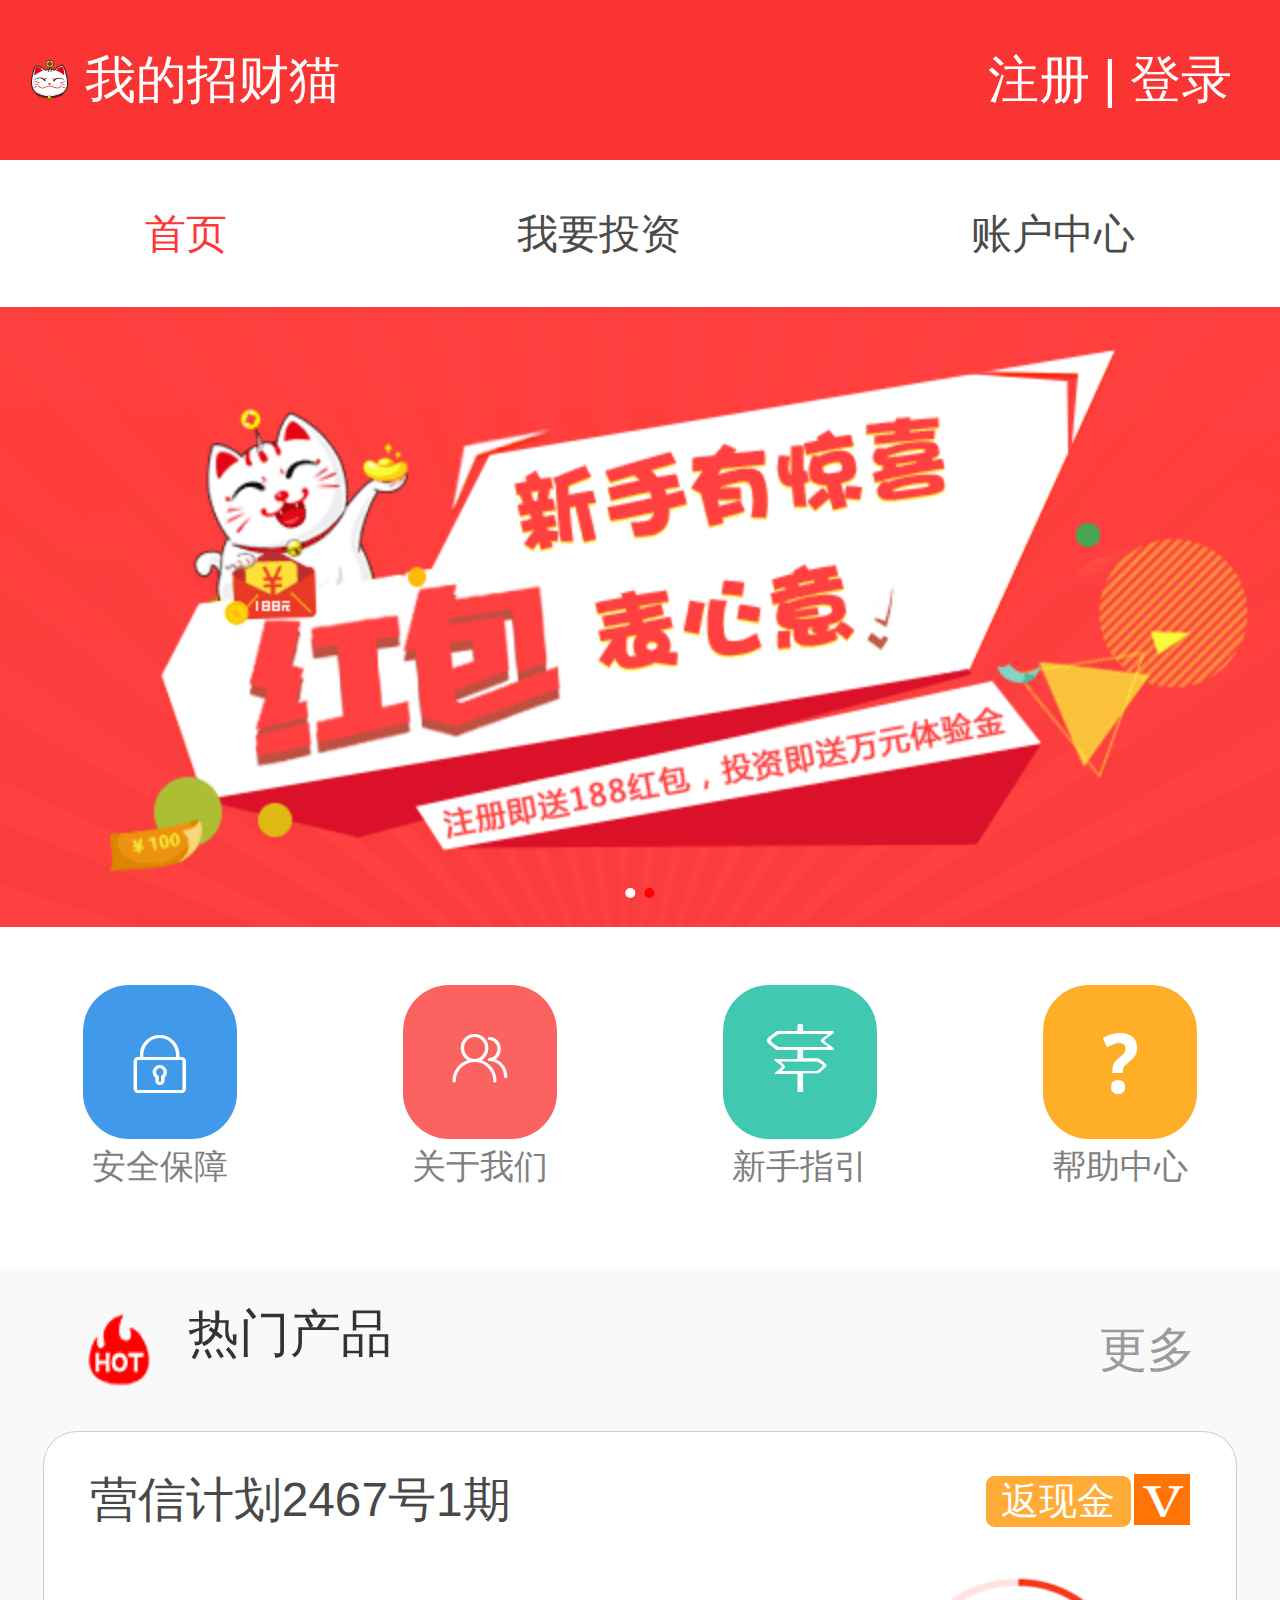
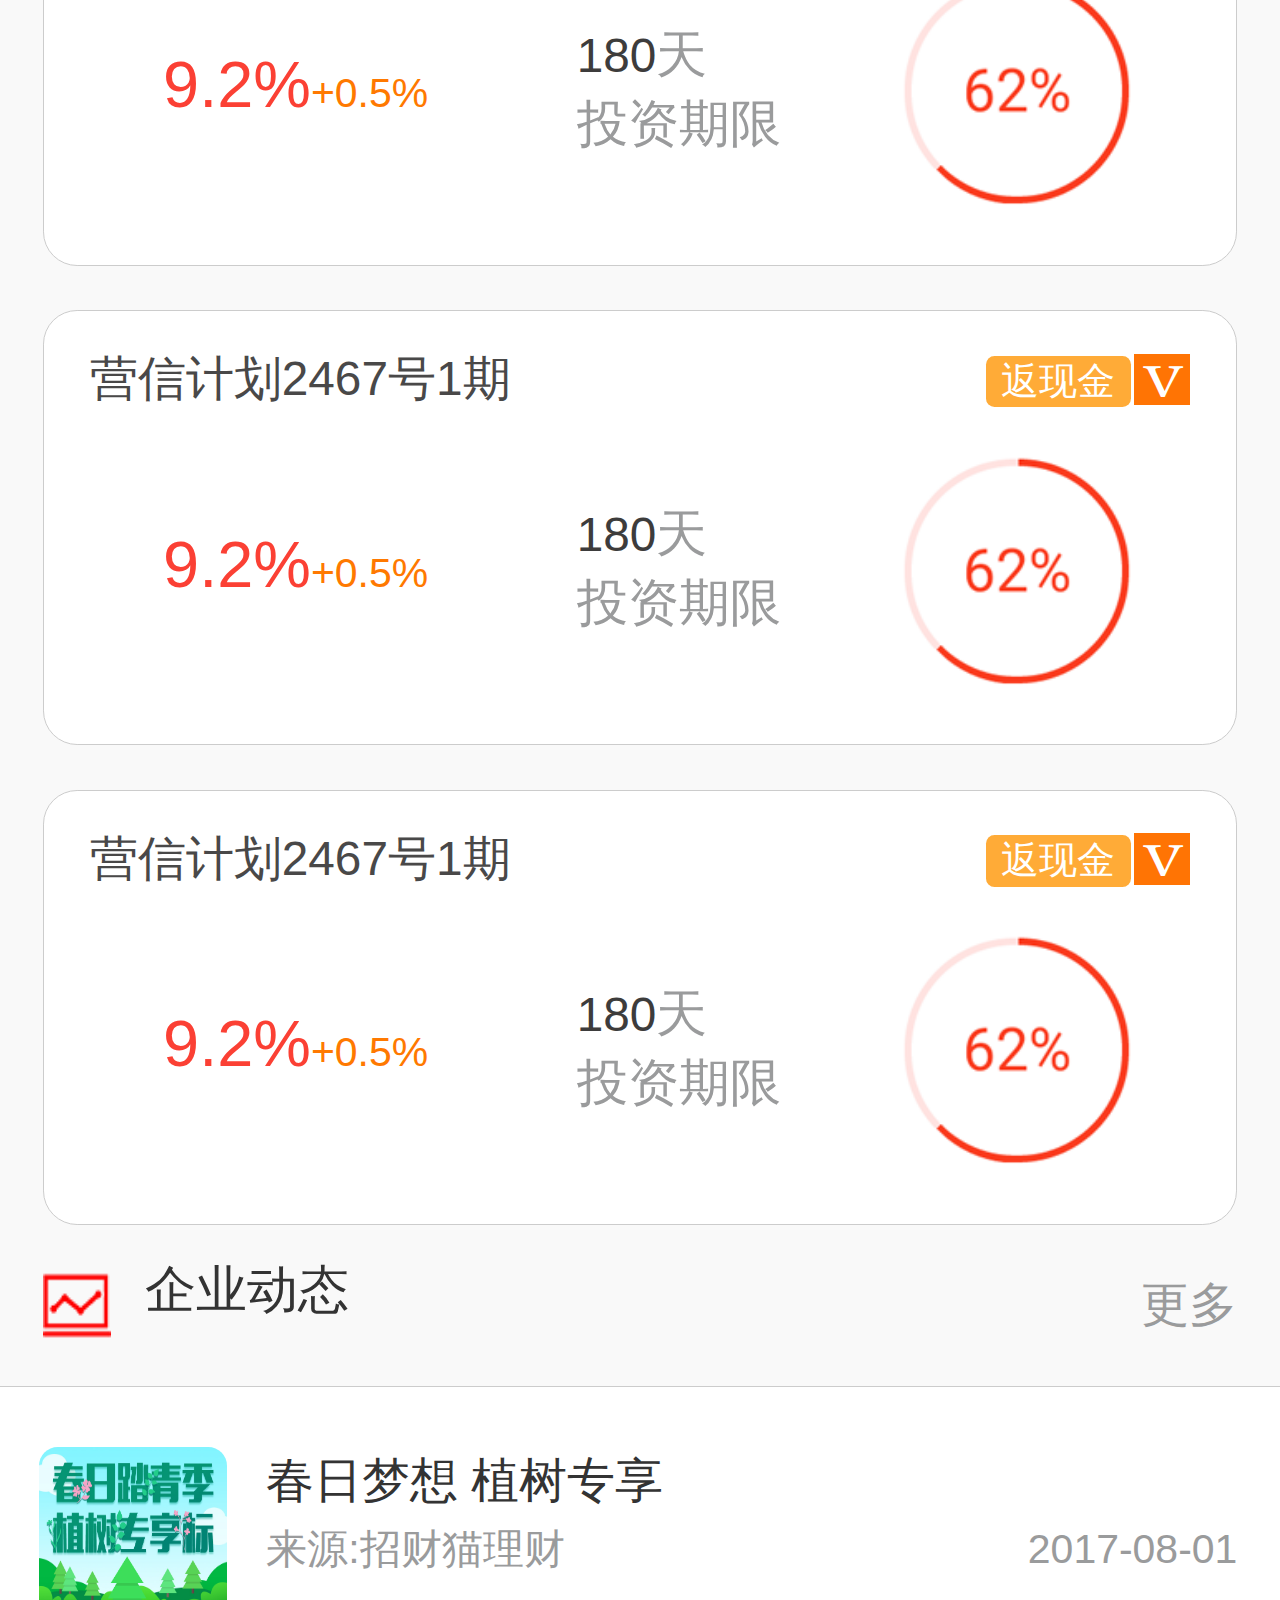
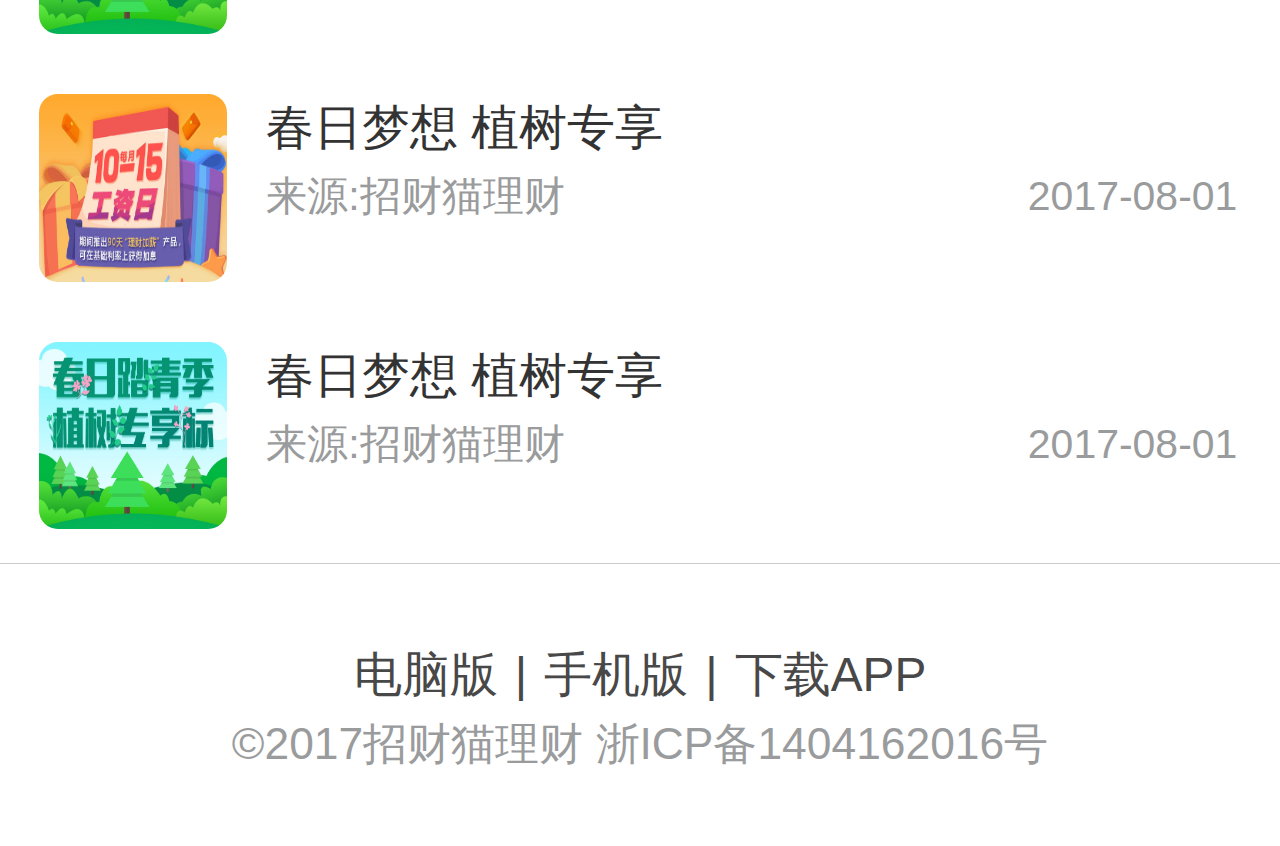
<file: index.html>
<!DOCTYPE html>
<html>
	<head>
		<meta charset="utf-8" />
		<meta name="viewport" content="width=device-width,initial-scale=1,minimum-scale=1,maximum-scale=1,user-scalable=no" />
		<title></title>
		<link rel="stylesheet" href="css/index.css" />
		<link rel="stylesheet" href="css/iconfont.css" />                                                                                                                                                                                                       
	<body>
		<header class="logo">
				<a href="" class="logoImg">
					<img src="img/logo.png" alt="" />
					<h1>我的招财猫</h1>
				</a>
			<div class="register">
				<a href="register.html">注册</a>|<a href="">登录</a>
			</div>
		</header>
		<section class="firstpage">
			<a href="" class="first">首页</a>
			<a href="detail.html">我要投资</a>
			<a href="">账户中心</a>
		</section>
		<div id='slider' class='swipe'>
			  <div class='swipe-wrap'>
			    <div class="page">
			    	<img src="img/slider1.jpg" alt="" />
			    </div>
			    <div class="page">
			    	<img src="img/slider2.jpg" alt="" />
			    </div>
			  </div>
		  
		  
		   <div class="indirector">
		    	<span class="on"></span>
		    	<span></span>
		    </div>
		    
		</div>
		<section class="usernav">
			<ul class="listitem">
				<li class="item">
					<a href="">
						<i class="iconfont icon-suo"></i>
						<p>安全保障</p>
					</a>
					
				</li>
				<li class="item">
					<a href="">
						<i class="iconfont icon-women"></i>
						<p>关于我们</p>
					</a>
					
				</li>
				<li class="item">
					<a href="">
						<i class="iconfont icon-xinshouzhiyin"></i>
						<p>新手指引</p>
					</a>
					
				</li>
				<li class="item">
					<a href="help.html">
						<i class="iconfont icon-wenti"></i>
						<p>帮助中心</p>
					</a>
					
				</li>
			</ul>
		</section>
		<section class="hots">
			<div class="hotTitle">
				<h3>热门产品</h3>
				<a href="" class="more">更多</a>
				</div>
				<ul class="hotlist">
					<li class="item">
						<div class="itemtitle">
							<h4>营信计划2467号1期</h4>
							<div class="titleright">
								<span class="money">返现金</span>
								<i class="iconfont icon-vip"></i>
							</div>
						</div>
						<div class="data">
							<div class="left">
								<p><span class="baifenshu">9.2%</span>+0.5%</p>
							</div>
							<div class="middle">
								<p><span class="day">180</span>天</p>
								<p>投资期限</p>
							</div>
							<div class="right">
								<img src="img/data3.png" alt="" />
							</div>
						</div>
					</li>
					<li class="item">
						<div class="itemtitle">
							<h4>营信计划2467号1期</h4>
							<div class="titleright">
								<span class="money">返现金</span>
								<i class="iconfont icon-vip"></i>
							</div>
						</div>
						<div class="data">
							<div class="left">
								<p><span class="baifenshu">9.2%</span>+0.5%</p>
							</div>
							<div class="middle">
								<p><span class="day">180</span>天</p>
								<p>投资期限</p>
							</div>
							<div class="right">
								<img src="img/data3.png" alt="" />
							</div>
						</div>
					</li>
					<li class="item">
						<div class="itemtitle">
							<h4>营信计划2467号1期</h4>
							<div class="titleright">
								<span class="money">返现金</span>
								<i class="iconfont icon-vip"></i>
							</div>
						</div>
						<div class="data">
							<div class="left">
								<p><span class="baifenshu">9.2%</span>+0.5%</p>
							</div>
							<div class="middle">
								<p><span class="day">180</span>天</p>
								<p>投资期限</p>
							</div>
							<div class="right">
								<img src="img/data3.png" alt="" />
							</div>
						</div>
					</li>
				</ul>
		</section>
		<section class="trends">
			<div class="hotTitle">
				<h3>企业动态</h3>
				<a href="" class="more">更多</a>
				</div>
				<ul class="list">
					<li class="item">
						<img src="img/2.jpg" alt="" />
						<div class="wrap">
							<h4>春日梦想 植树专享</h4>
								<div class="origin">
									<p>来源:招财猫理财</p>
									<span>2017-08-01</span>
								</div>
						</div>
						
					</li>
					<li class="item">
						<img src="img/1.jpg" alt="" />
						<div class="wrap">
							<h4>春日梦想 植树专享</h4>
								<div class="origin">
									<p>来源:招财猫理财</p>
									<span>2017-08-01</span>
								</div>
						</div>
						
					</li>
					<li class="item">
						<img src="img/2.jpg" alt="" />
						<div class="wrap">
							<h4>春日梦想 植树专享</h4>
								<div class="origin">
									<p>来源:招财猫理财</p>
									<span>2017-08-01</span>
								</div>
						</div>
						
					</li>
				</ul>
		</section>
		
		<footer>
			<p class="choose"><a href="">电脑版</a>|<a href="">手机版</a>|<a href="">下载APP</a></p>
			<p class="copy">&copy;2017招财猫理财 浙ICP备1404162016号</p>
		</footer>
		<script type="text/javascript">
			var fs=document.documentElement.clientWidth; 
			document.querySelector("html").style.fontSize=fs*100/750+"px";
		</script>
		<script src="zepto-master/src/zepto.js" type="text/javascript" charset="utf-8"></script>
		<script src="zepto-master/src/event.js" type="text/javascript" charset="utf-8"></script>
		<script src="js/swipe.js" type="text/javascript" charset="utf-8"></script>
		<script type="text/javascript">
			
			window.mySwipe = Swipe(document.getElementById('slider'),
				{
				  startSlide: 0, //第几张开始
				  speed: 1000,
				  auto: 1, 	  //是否自动播放。为0就不会自动播放
				  continuous: true,//无限循环
				  disableScroll: false,
				  stopPropagation: false,
				  callback: function(index, elem) {
				    $(".indirector span").eq(index%2).addClass("on").siblings().removeClass("on");
				  	console.info("callback",index,elem);
				  	
				  },
				  transitionEnd: function(index, elem) {
				  	console.info("transitionEnd",index,elem)
				  	
				  }
				}
			);
			
			$(".indirector span").on("click",function(){
				var index = $(this).index();
				mySwipe.slide(index, 2000)
			})
			
			
		</script>
	</body>
</html>
</file>
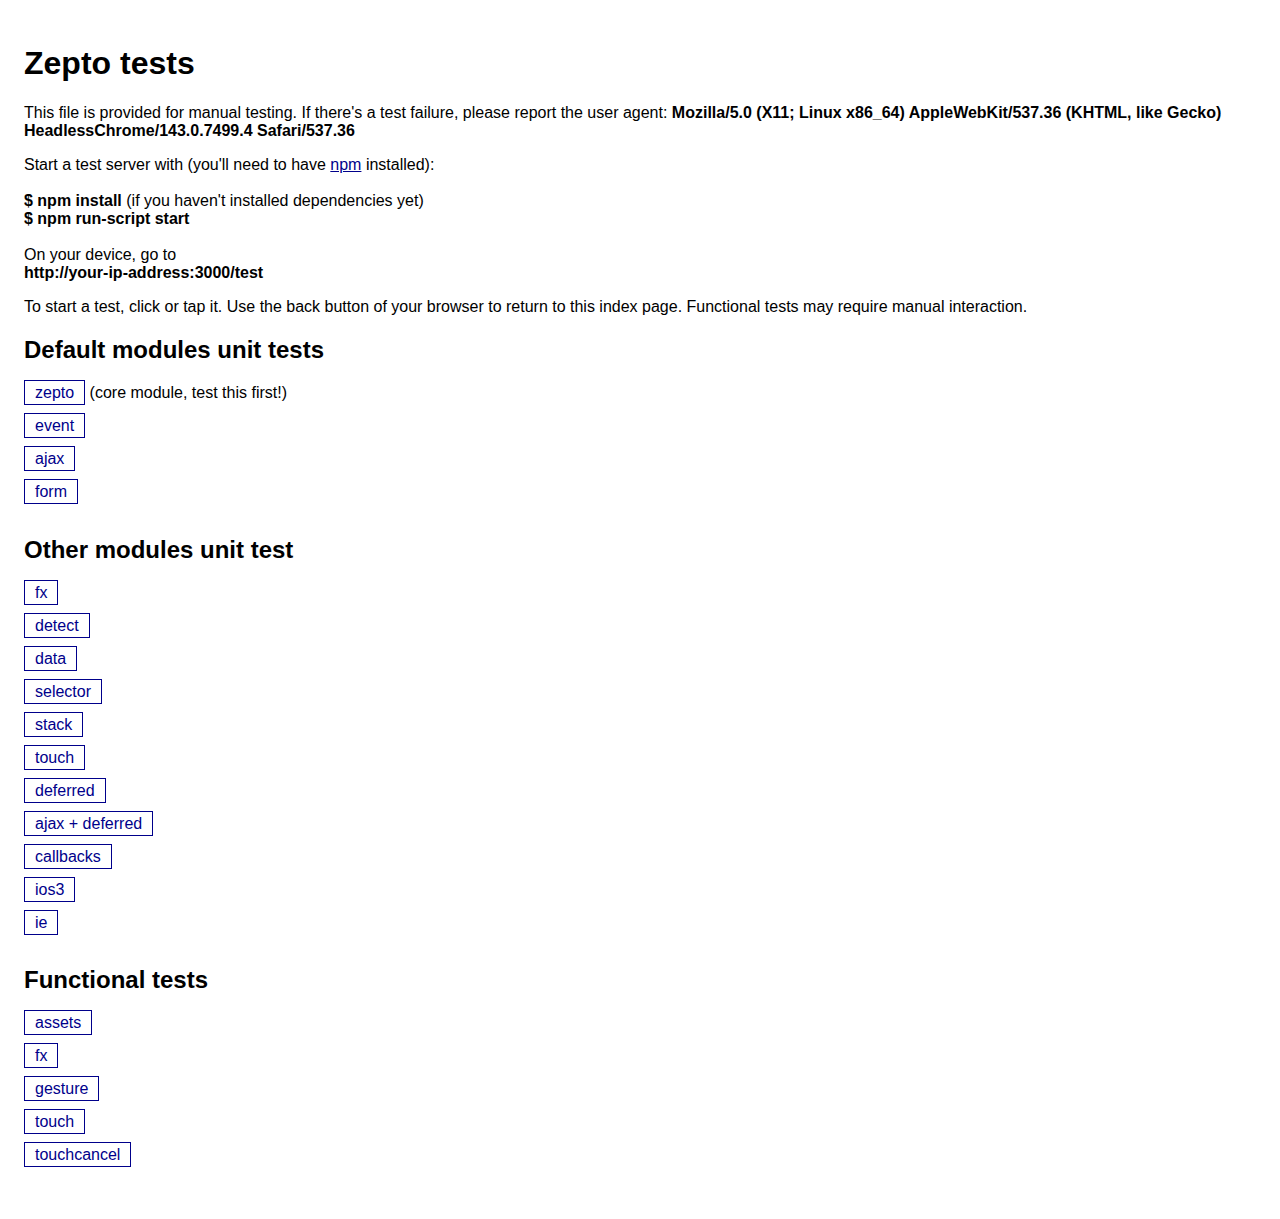
<file: zepto-master/test/index.html>
<!DOCTYPE html>
<html>
<head>
  <meta charset="utf-8">
  <meta name="viewport" content="initial-scale=1.0, maximum-scale=1.0, user-scalable=0">
  <link rel="stylesheet" href="test.css">
  <title>Zepto tests</title>
</head>
<body>
  <h1>Zepto tests</h1>
  <p>
    This file is provided for manual testing. If there's a test failure,
    please report the user agent:
    <b><script>document.write(navigator.userAgent)</script></b>
  </p>
  <p>
    Start a test server with (you'll need to have <a href="https://npmjs.org">npm</a> installed):<br>
    <br>
    <b>$ npm install</b> (if you haven't installed dependencies yet)<br>
    <b>$ npm run-script start</b>
    <br><br>
    On your device, go to<br>
    <b>http://your-ip-address:3000/test</b>
  </p>
  <p>
    To start a test, click or tap it. Use the back button of
    your browser to return to this index page.
    Functional tests may require manual interaction.
  </p>

  <h2>Default modules unit tests</h2>
  <ul>
    <li><a href="zepto.html">zepto</a> (core module, test this first!)</li>
    <li><a href="event.html">event</a></li>
    <li><a href="ajax.html">ajax</a></li>
    <li><a href="form.html">form</a></li>
  </ul>

  <h2>Other modules unit test</h2>
  <ul>
    <li><a href="fx.html">fx</a></li>
    <li><a href="detect.html">detect</a></li>
    <li><a href="data.html">data</a></li>
    <li><a href="selector.html">selector</a></li>
    <li><a href="stack.html">stack</a></li>
    <li><a href="touch.html">touch</a></li>
    <li><a href="deferred.html">deferred</a></li>
    <li><a href="ajax_deferred.html">ajax + deferred</a></li>
    <li><a href="callbacks.html">callbacks</a></li>
    <li><a href="ios3.html">ios3</a></li>
    <li><a href="ie.html">ie</a></li>
  </ul>

  <h2>Functional tests</h2>
  <ul>
    <li><a href="functional/assets.html">assets</a></li>
    <li><a href="functional/fx.html">fx</a></li>
    <li><a href="functional/gesture.html">gesture</a></li>
    <li><a href="functional/touch.html">touch</a></li>
    <li><a href="functional/touchcancel.html">touchcancel</a></li>
  </ul>

  <script>
    // avoid caching
    (function(){
      [].slice.apply(document.getElementsByTagName('a')).forEach(function(link){
        link.href += '?' + (+new Date)
      })
    })()
  </script>
</body>
</file>
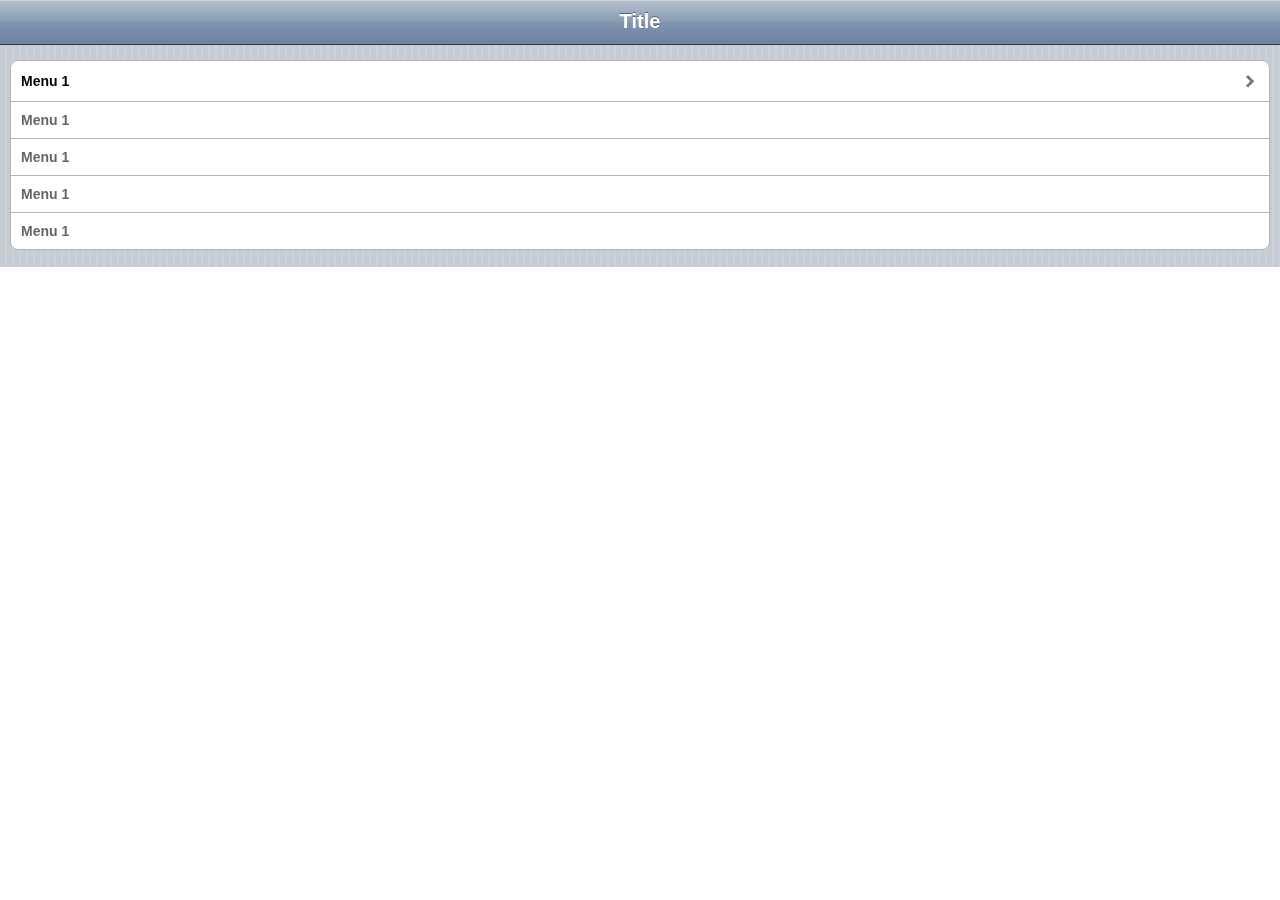
<file: zepto-master/examples/iphone/index.html>
<!DOCTYPE html>
<html>
    <head>
      <title>iPhone.Zepto</title>
      <link href="iphone.css" media="screen" rel="stylesheet" type="text/css" />
      <meta name="viewport" content="width=device-width, initial-scale=1.0, maximum-scale=1.0, user-scalable=0"/>
      <meta name="apple-mobile-web-app-capable" content="yes" />
      <meta name="format-detection" content="telephone=no" />
    </head>
    <body>
      <section id="menu">
        <div class="toolbar">
          <h1>Title</h1>
        </div>
        <ul class="menu">
          <li class="arrow"><a href="#menu_1">Menu 1</a></li>
          <li>Menu 1</li>
          <li>Menu 1</li>
          <li>Menu 1</li>
          <li>Menu 1</li>
        </ul>
      </section>
      <section id="menu_1">
        <div class="toolbar">
          <h1>Menu 1</h1>
        </div>
        <ul class="menu">
          <li>SubMenu 1</li>
          <li>SubMenu 2</li>
        </ul>
      </section>
      <script src="../../src/zepto.js"></script>
      <script src="../../src/event.js"></script>
      <script src="../../src/touch.js"></script>
      <script>
        $(document).ready(function(){
          var activate = ('createTouch' in document) ? 'touchstart' : 'click'

          $("body > section").first().addClass("current")

          $("a.back").live(activate, function(event) {
            var current = $(this).attr("href")
            $(".current").removeClass("current").addClass("reverse")
            $(current).addClass("current")
          })

          $(".menu a[href]").live(activate, function(event) {
            var link = $(this), section = link.closest('section'),
              prev_element = "#"+(section.removeClass("current").addClass("reverse").attr("id"))
            $(link.attr("href")).addClass("current")
            $(".current .back").remove()
            $(".current .toolbar").prepend("<a href=\""+prev_element+"\" class=\"back\">Back</a>")
          })
        })
      </script>
    </body>
</html>
</file>
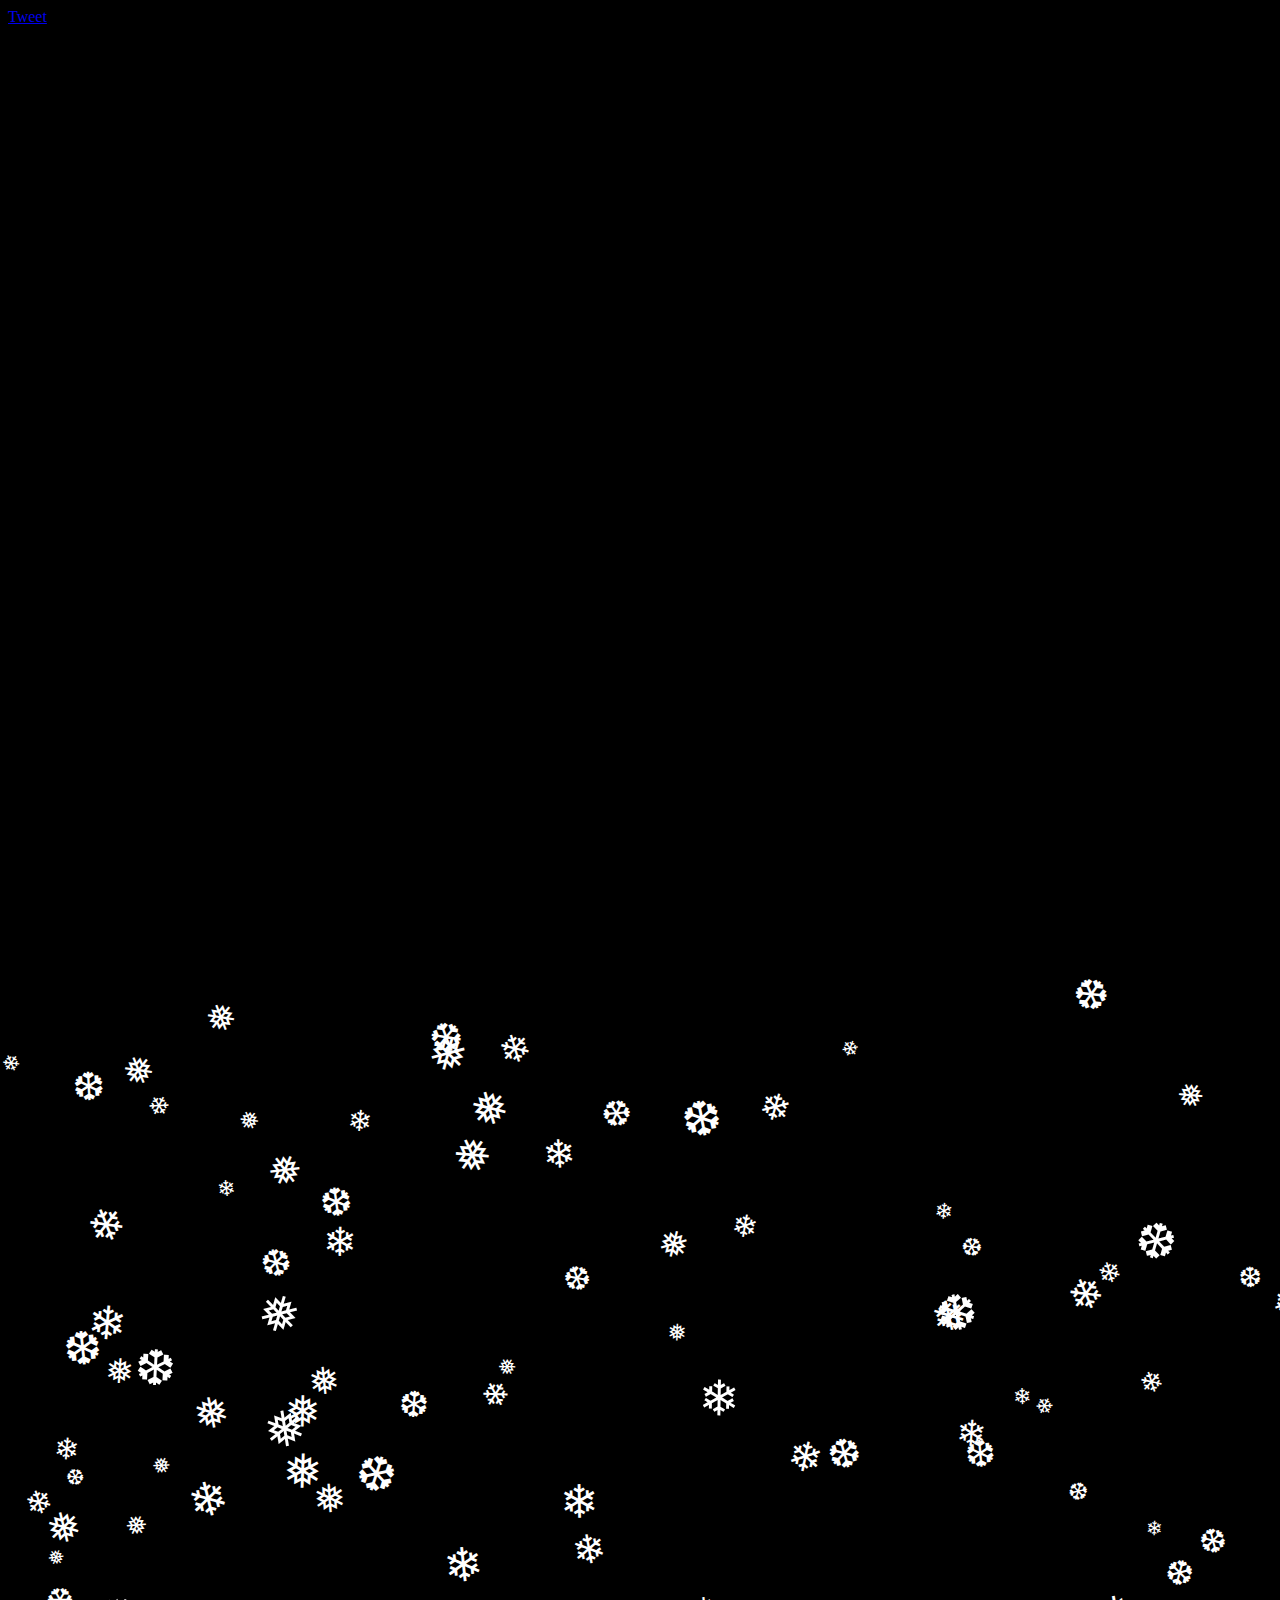
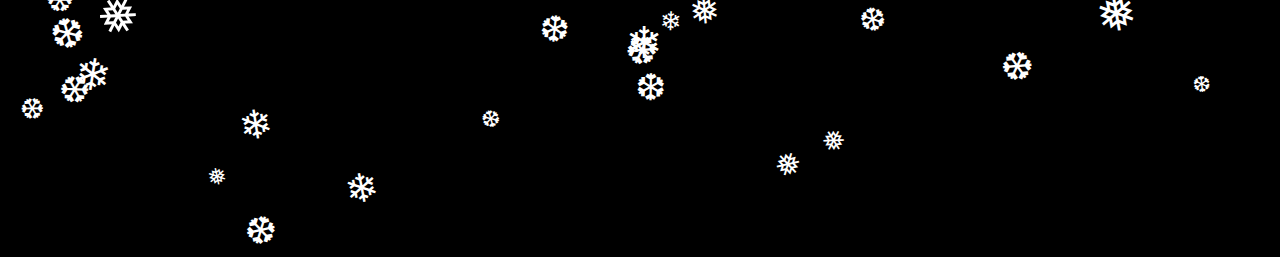
<file: zepto-master/examples/snow/index.html>
<!DOCTYPE html>
<html>
  <head>
    <title>Let it snow with Zepto.js</title>
    <meta name="name" content="content">
    <meta content="text/html; charset=utf-8" http-equiv="Content-Type">
    <style>
      body { background: #000; color: #fff; overflow: hidden }
      div { position: absolute; }
    </style>
  </head>
  <body>

  <script src="../../src/zepto.js"></script>
  <script src="../../src/event.js"></script>
  <script src="../../src/fx.js"></script>

  <a href="https://twitter.com/share" class="twitter-share-button" data-url="http://zeptojs.com/let-it-snow" data-text="Let it snow with Zepto.js" data-via="zeptojs" data-lang="en">Tweet</a>
  <script>!function(d,s,id){var js,fjs=d.getElementsByTagName(s)[0];if(!d.getElementById(id)){js=d.createElement(s);js.id=id;js.src="//platform.twitter.com/widgets.js";fjs.parentNode.insertBefore(js,fjs);}}(document,"script","twitter-wjs")</script>

  <script>
    $(document).ready(function(){
      var i = 100, glyphs = '❄❅❆'.split('')

      function rand(max){ return Math.floor(Math.random()*max) }

      function addFlake(){
        var el = $('<div><div>' + glyphs[rand(glyphs.length)] + '</div></div>')
        $('body').append(el)
        el.css({ left: rand(100)+'%', top: -100-rand(500), fontSize: 20+rand(30) })
        el.anim(
          { translateY: 1500+rand(500)+'px', translateX: 50-rand(100)+'px', rotate: (2e3-rand(4e3))+'deg' },
          6+rand(10),
          'linear',
          function(){
            addFlake()
            el.remove() // garbage collect
          }
        )
      }

      while(i--) addFlake()

      // enable for extra fun
      //window.ondeviceorientation = function(event){
      //  ('alpha' in event) && $('body').css({ '-webkit-transform': 'rotate('+event.alpha+'deg)'})
      //}
    })
  </script>
  </body>
</html>
</file>
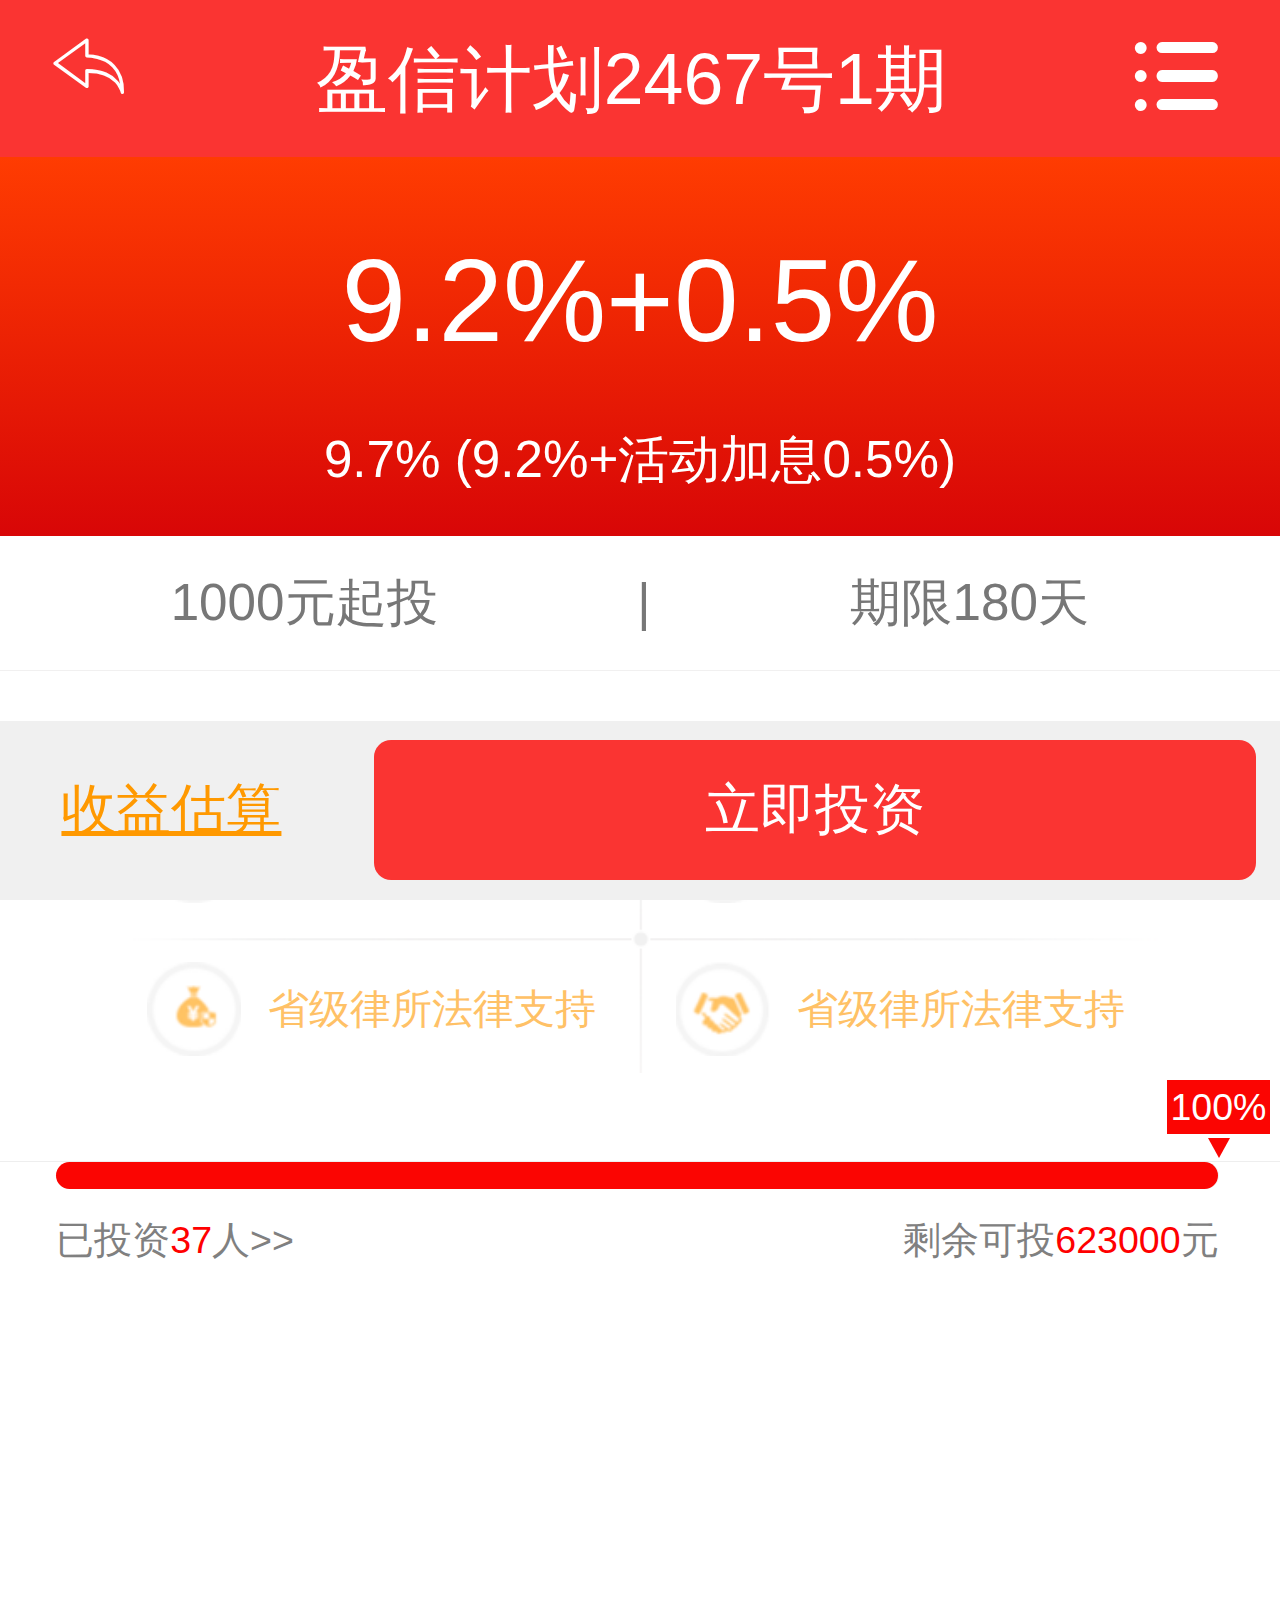
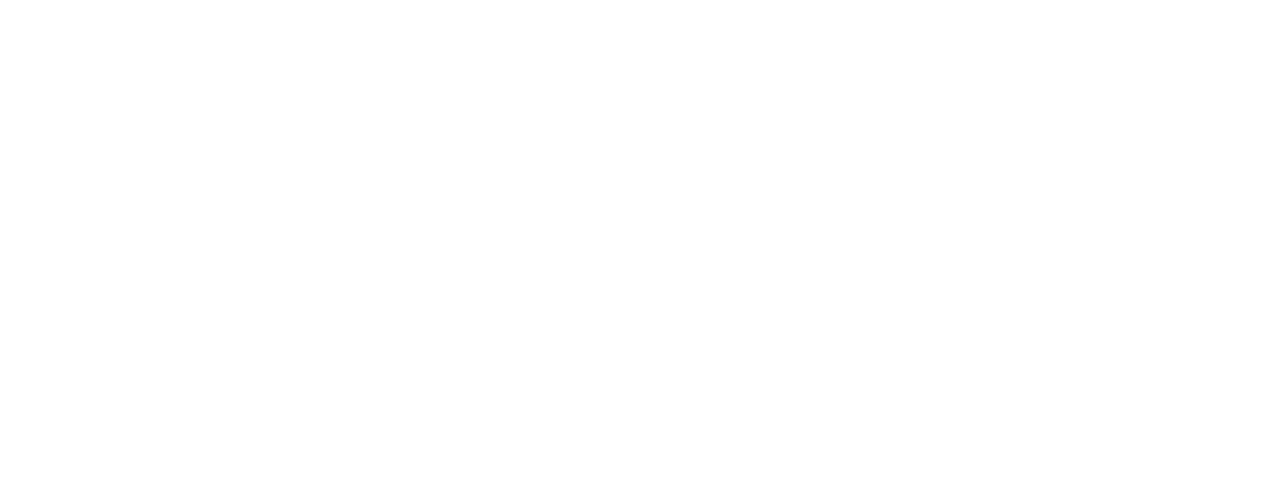
<file: detail.html>
<!DOCTYPE html>
<html>
	<head>
		<meta charset="UTF-8">
		<meta name="viewport" content="width=device-width,initial-scale=1,minimum-scale=1,maximum-scale=1,user-scalable=no" />
		<title></title>
		<link rel="stylesheet" href="css/detail.css" />
		<link rel="stylesheet" href="css/iconfont.css" />
	</head>
	<body>
		<header>
			<a href="index.html"><i class="iconfont icon-fanhui"></i></a>
			<h2>盈信计划2467号1期</h2>
			<i class="iconfont icon-caidan"></i>
		</header>
		<section class="detailtop">
			<p class="bigcase">9.2%+0.5%</p>
			<p class="smallcase">9.7% (9.2%+活动加息0.5%)</p>
		</section>
		<section class="qixian">
			<p>1000元起投</p>
			<span>|</span>
			<p>期限180天</p>
		</section>
		<section class="detailpage">
			<ul class="listitem">
				<li class="item">
					<img src="img/11.png" alt="" />
					<span>省级律所法律支持</span>
				</li>
				<li class="item">
					<img src="img/22.png" alt="" />
					<span>省级律所法律支持</span>
				</li>
				<li class="item">
					<img src="img/33.png" alt="" />
					<span>省级律所法律支持</span>
				</li>
				<li class="item">
					<img src="img/44.png" alt="" />
					<span>省级律所法律支持</span>
				</li>
			</ul>
		</section>
		<section class="status">
			<div class="long">
				<div class="red">
				</div>
				<div class="tranglewrap">
					<div class="rect" data-cent="100">
						0%
					</div>
					<div class="trangle">
						
					</div>
			</div>
			</div>
			<div class="hased">
				<p>已投资<span>37</span>人>></p>
				<p>剩余可投<span>623000</span>元</p>
			</div>
		</section>
		<footer>
			<a href="">收益估算</a>
			<button>立即投资</button>
		</footer>
		<div class="mask" id="mask">
			<ul class="masklist">
				<li>
					<i class="iconfont icon-zhuye">	
					</i>
					<a href="">首页</a>
				</li>
				<li>
					<i class="iconfont icon-suo">	
					</i>
					<a href="">安全保障</a>
				</li>
				<li>
					<i class="iconfont icon-chongzhi">	
					</i>
					<a href="">我要投资</a>
				</li>
				<li>
					<i class="iconfont icon-wode">	
					</i>
					<a href="">账号中心</a>
				</li>
			</ul>
		</div>
		<script type="text/javascript">
			var fs=document.documentElement.clientWidth;
			document.querySelector("html").style.fontSize=fs*100/750+"px";
		</script>
		<script src="zepto-master/src/zepto.js" type="text/javascript" charset="utf-8"></script>
		<script src="zepto-master/src/touch.js" type="text/javascript" charset="utf-8"></script>
		<script src="zepto-master/src/event.js" type="text/javascript" charset="utf-8"></script>
		<script>
	
			window.requestAnimFrame = (function(){
				  return  window.requestAnimationFrame       ||
				          window.webkitRequestAnimationFrame ||
				          window.mozRequestAnimationFrame    ||
				          function( callback ){
				            window.setTimeout(callback, 1000 / 60);
				          };
			})();
			
			window.cancelrequestAnimFrame = (function(){
				  return  window.cancelAnimationFrame   ||
				          window.webkitCancelAnimationFrame ||
				          window.mozCancelAnimationFrame    ||
				          window.clearTimeout;
				          
			})();
			
			$(function(){
				$(".icon-caidan").on("tap",function(){
				$("#mask").toggle();
			})
			});
			$(function(){
				var value=$(".rect").attr("data-cent");
				var timer;
				var step=value/30;
				var s=0;
				var trueRed=$(".long").width()*value/100;
				$(".red").css("width",trueRed);
				var middle=$(".tranglewrap").width()/2;
				$(".tranglewrap").css("left",trueRed-middle);
				function addNumber(){
					s=s+step;
//					s=s.toFixed(2);
					s = s > value ? value :s;
					$(".rect").html(s+"%");
					timer=requestAnimFrame(function(){
						addNumber();
					});
					if(s>=value){
						cancelrequestAnimFrame(timer);
					}
				}
				addNumber();
				
				
			})
			
		</script>
	</body>
</html>
</file>
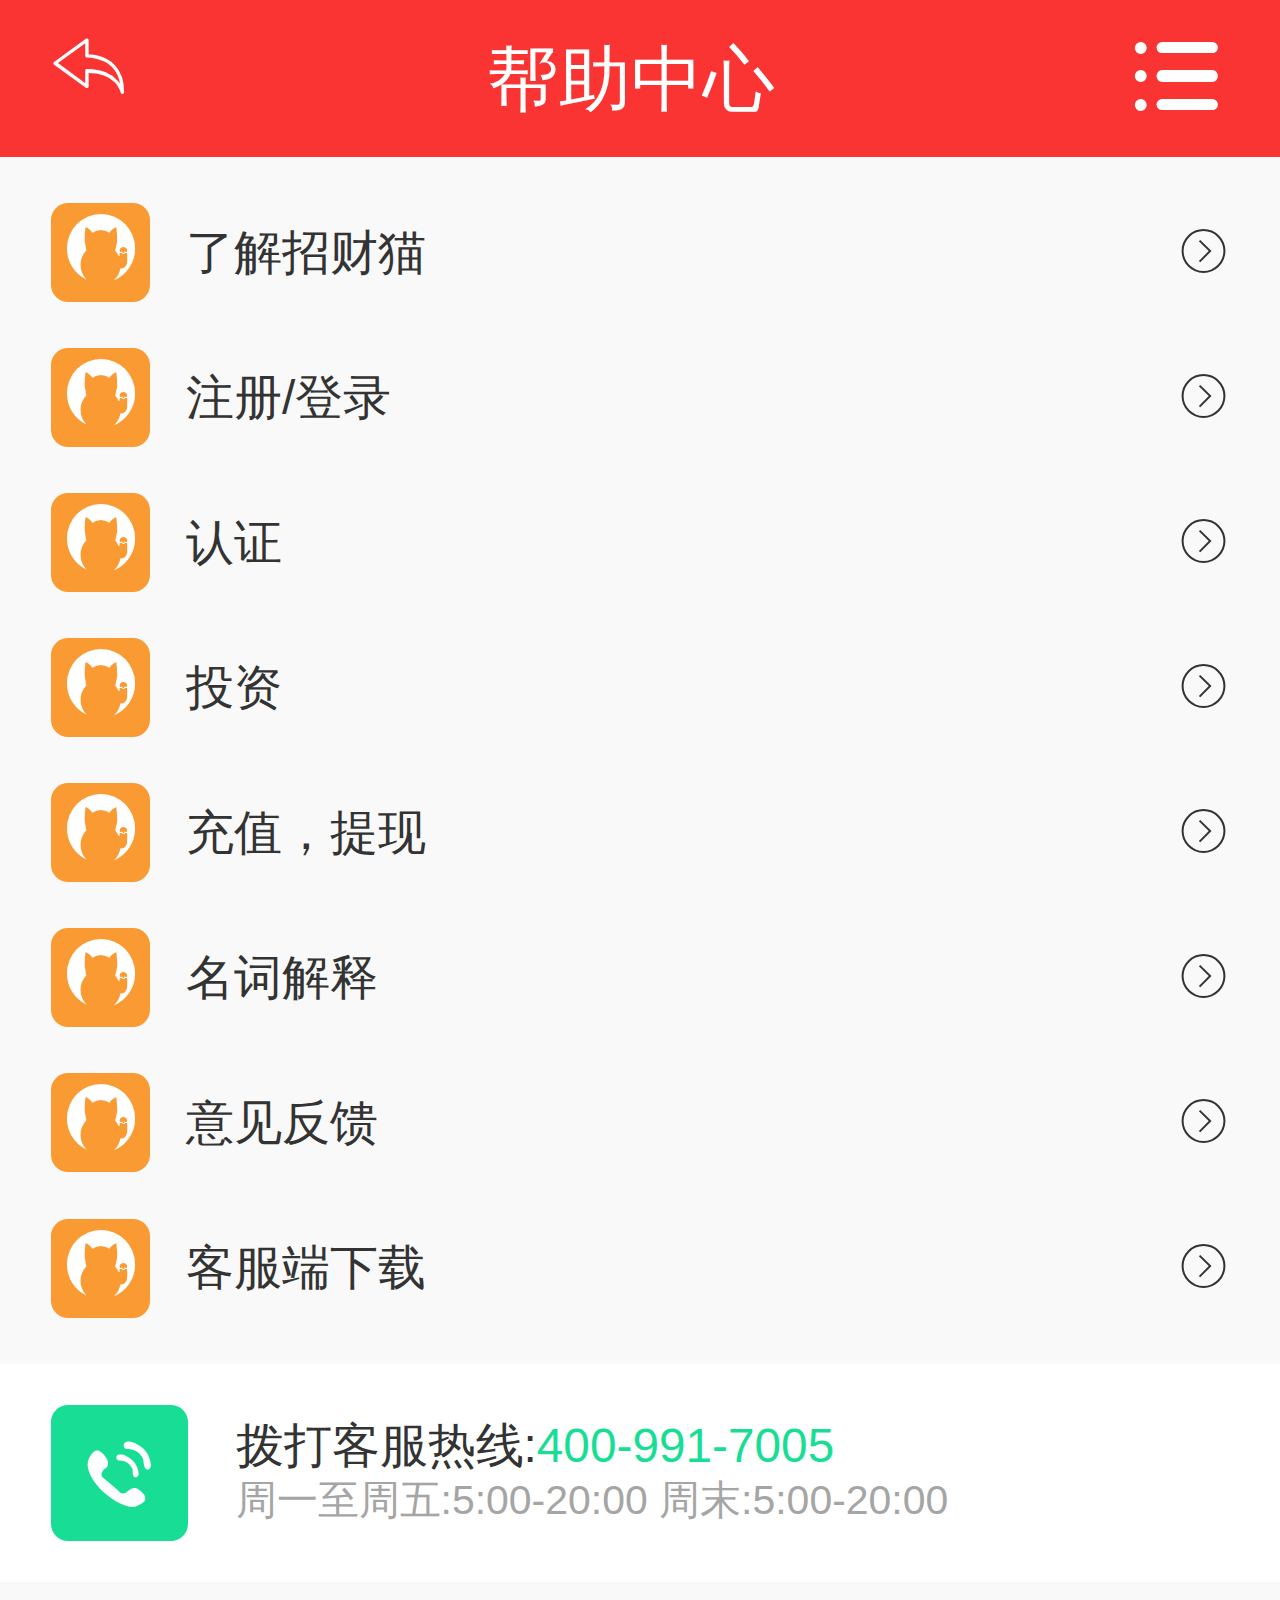
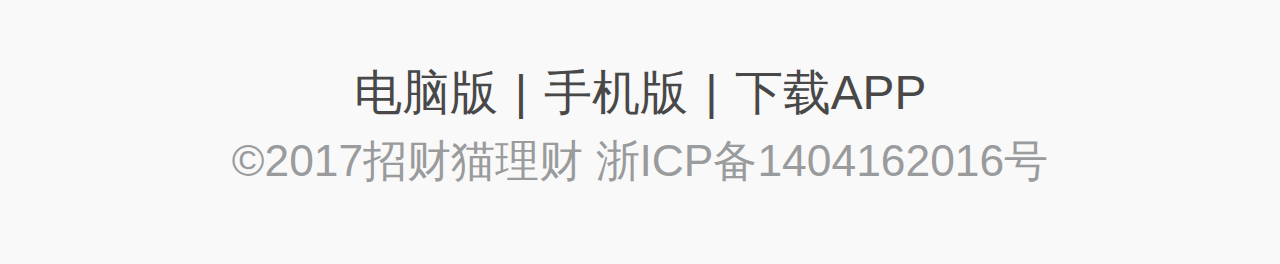
<file: help.html>
<!DOCTYPE html>
<html>
	<head>
		<meta charset="UTF-8">
		<meta name="viewport" content="width=device-width,initial-scale=1,minimum-scale=1,maximum-scale=1,user-scalable=no" />
		<title></title>
		<link rel="stylesheet" href="css/help.css" />
		<link rel="stylesheet" href="css/iconfont.css" />
	</head>
	<body>
	<header>
			<a href="index.html"><i class="iconfont icon-fanhui"></i></a>
			<h2>帮助中心</h2>
			<i class="iconfont icon-caidan"></i>
	</header>
	<section class="listwrap">
		<ul class="listitem">
			<li class="item">
				<i class="iconfont icon-zhengmian"></i>
				<p>了解招财猫</p>
				<span class="iconfont icon-start"></span>
			</li>
			<li class="item">
				<i class="iconfont icon-zhengmian"></i>
				<p>注册/登录</p>
				<span class="iconfont icon-start"></span>
			</li>
			<li class="item">
				<i class="iconfont icon-zhengmian"></i>
				<p>认证</p>
				<span class="iconfont icon-start"></span>
			</li>
			<li class="item">
				<i class="iconfont icon-zhengmian"></i>
				<p>投资</p>
				<span class="iconfont icon-start"></span>
			</li>
			<li class="item">
				<i class="iconfont icon-zhengmian"></i>
				<p>充值，提现</p>
				<span class="iconfont icon-start"></span>
			</li>
			<li class="item">
				<i class="iconfont icon-zhengmian"></i>
				<p>名词解释</p>
				<span class="iconfont icon-start"></span>
			</li>
			<li class="item">
				<i class="iconfont icon-zhengmian"></i>
				<p>意见反馈</p>
				<span class="iconfont icon-start"></span>
			</li>
			<li class="item">
				<i class="iconfont icon-zhengmian"></i>
				<p>客服端下载</p>
				<span class="iconfont icon-start"></span>
			</li>
		</ul>
	</section>
	
		<section class="dianhua">
			<i class="iconfont icon-dianhua"></i>
			<div class="telephone">
				<p class="rexian">拨打客服热线:<span>400-991-7005</span></p>
				<p class="timer">周一至周五:5:00-20:00 周末:5:00-20:00</p>
			</div>
		</section>
		<footer>
			<p class="choose"><a href="">电脑版</a>|<a href="">手机版</a>|<a href="">下载APP</a></p>
			<p class="copy">&copy;2017招财猫理财 浙ICP备1404162016号</p>
		</footer>
	<script type="text/javascript">
			var fs=document.documentElement.clientWidth; 
			document.querySelector("html").style.fontSize=fs*100/750+"px";
		</script>
	</body>
</html>
</file>
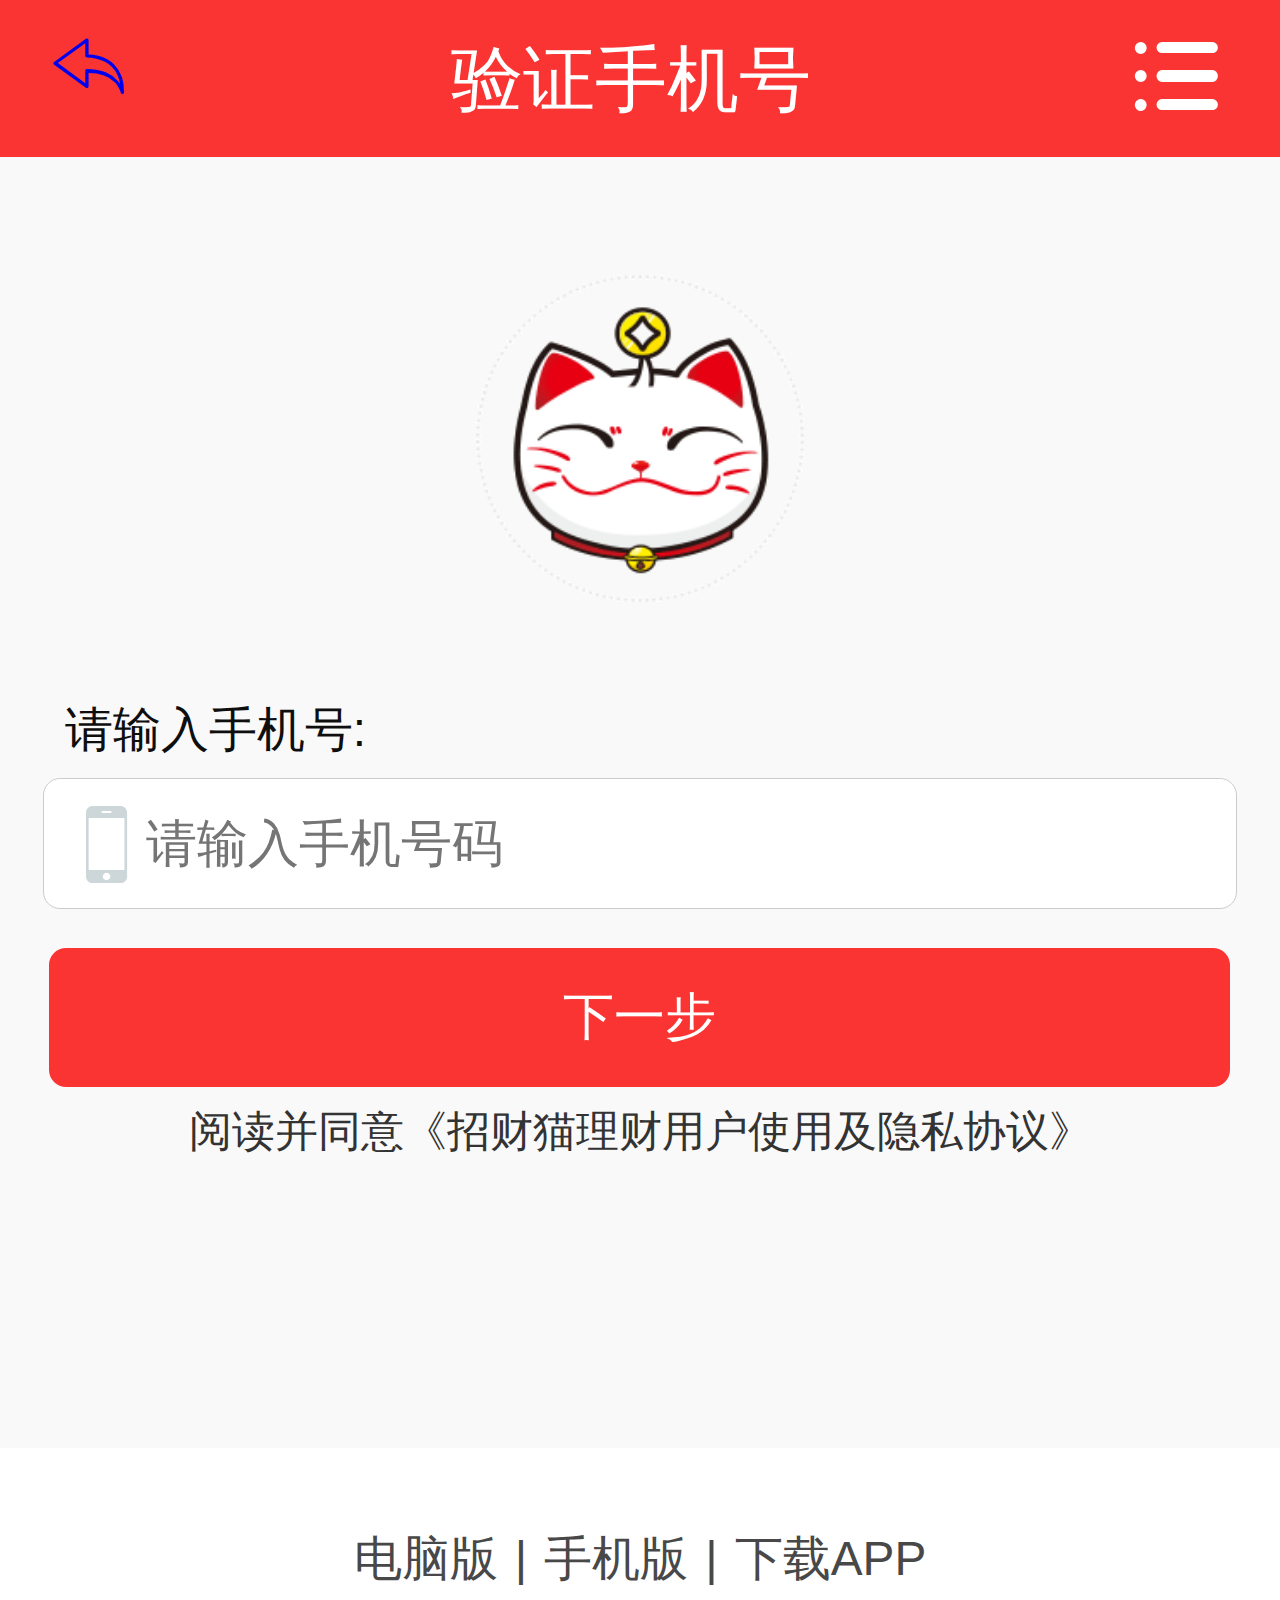
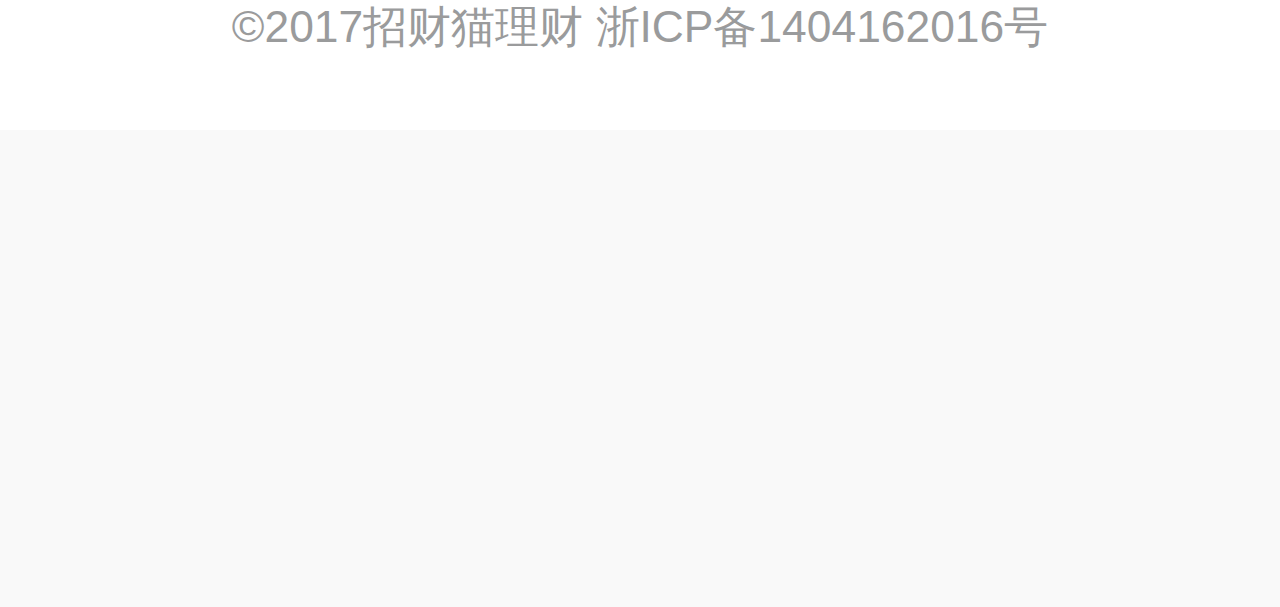
<file: register.html>
<!DOCTYPE html>
<html>
	<head>
		<meta charset="UTF-8">
		<meta name="viewport" content="width=device-width,initial-scale=1,minimum-scale=1,maximum-scale=1,user-scalable=no" />
		<title></title>
		<link rel="stylesheet" href="css/register.css" />
		<link rel="stylesheet" href="css/iconfont.css" />
	</head>
	<body>
		<header>
			<a href="index.html"><i class="iconfont icon-fanhui"></i></a>
			<h2>验证手机号</h2>
			<i class="iconfont icon-caidan"></i>
		</header>
		<section class="phonenumber">
			<div class="catimg">
				<img src="img/login_img.png" alt="" />
			</div>
			<p class="number">请输入手机号:</p>
			<div class="inset">
				<input type="text" placeholder="请输入手机号码"/>
				<i class="iconfont icon-shouji"></i>
			</div>
			<button>下一步</button>
			<p class="agree">阅读并同意《招财猫理财用户使用及隐私协议》</p>
		</section>
		<footer>
			<p class="choose"><a href="">电脑版</a>|<a href="">手机版</a>|<a href="">下载APP</a></p>
			<p class="copy">&copy;2017招财猫理财 浙ICP备1404162016号</p>
		</footer>
		<div class="empty">
			
		</div>
		<script type="text/javascript">
			var fs=document.documentElement.clientWidth; 
			document.querySelector("html").style.fontSize=fs*100/750+"px";
		</script>
	</body>
</html>
</file>
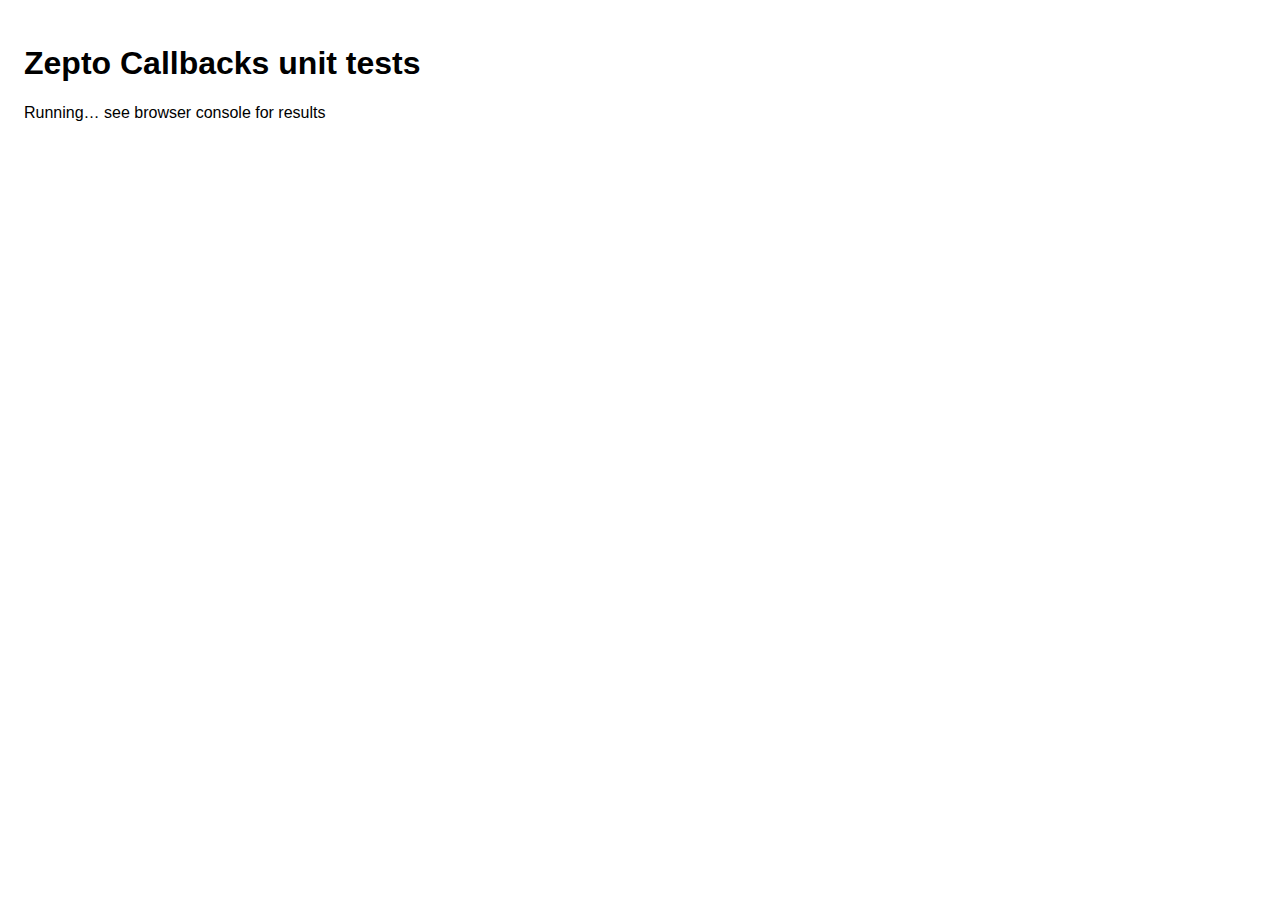
<file: zepto-master/test/callbacks.html>
<!DOCTYPE html>
<html>
<head>
  <meta charset="utf-8">
  <meta name="viewport" content="initial-scale=1.0, maximum-scale=1.0, user-scalable=0">
  <link rel="stylesheet" href="test.css">
  <title>Zepto Callbacks unit tests</title>
  <script src="../vendor/evidence.js"></script>
  <script src="evidence_runner.js"></script>
  <script>
    // avoid caching
    (function(){
      function load(scripts){
        scripts.split(' ').forEach(function(script){
          document.write('<script src="../src/'+script+'.js?'+(+new Date)+'"></scr'+'ipt>')
        })
      }

      load('zepto callbacks')
    })()
  </script>
</head>
<body>
  <h1>Zepto Callbacks unit tests</h1>
  <p id="results">
    Running… see browser console for results
  </p>

  <script>
  (function(){
    var output = "", cb
    function a() { output += "A" }
    function b() { output += "B" }
    function c() { output += "C" }
    function str(str) { output += str }

    Evidence('ZeptoCallbacksTest', {

      testOptionsAreCopied: function(t) {
        var options = {"unique": true},
            cb = $.Callbacks(options),
            count = 0,
            fn = function() {
              t.assertTrue(!(count++), "called once")
            }
        options["unique"] = false
        cb.add(fn, fn)
        cb.fire()
      },

      testFireWithOptionsAreCopied: function(t) {
        var cb = $.Callbacks({memory:1}),
            args = ["hello"]

        cb.fireWith(null, args)
        args[0] = "world"

        cb.add(function(hello) {
          t.assertEqual("hello", hello, "arguments are copied internally")
        })
      },

      testRemoveDeletesAllInstances: function(t) {
        var cb = $.Callbacks()
        function fn() {
          t.fail("function wasn't removed")
        }
        cb.add( fn, fn, function() {
          t.assertTrue(true, "end of test")
        }).remove(fn).fire()
      },

      testCallbacksHas: function(t) {
        var cb = $.Callbacks()
        cb.add(a, b, c)
        t.assertTrue(cb.has(), "No arguments to .has() returns whether callback function(s) are attached or not")
        t.assertTrue(cb.has(a), "Check if a specific callback function is in the Callbacks list" )

        cb.remove(b)
        t.assertFalse(cb.has(b), "Remove a specific callback function and make sure its no longer there" )
        t.assertTrue(cb.has(a), "Remove a specific callback function and make sure other callback function is still there" )

        cb.empty()
        t.assertFalse(cb.has(), "Empty list and make sure there are no callback function(s)" )
        t.assertFalse(cb.has(a), "Check for a specific function in an empty() list" )

        cb.add(a, b, function(){
          t.assertTrue(cb.has(), "Check if list has callback function(s) from within a callback function" )
          t.assertTrue(cb.has(a), "Check if list has a specific callback from within a callback function" )
        }).fire()

        t.assertTrue(cb.has(), "Callbacks list has callback function(s) after firing" )

        cb.disable()
        t.assertFalse(cb.has(), "disabled() list has no callback functions (returns false)" )
        t.assertFalse(cb.has(a), "Check for a specific function in a disabled() list" )

        cb = $.Callbacks({unique:1})
        cb.add(a)
        cb.add(a)
        t.assertTrue(cb.has(), "Check if unique list has callback function(s) attached" )
        cb.lock()
        t.assertFalse(cb.has(), "locked() list is empty and returns false" )
      },

      testAddStringNoCrash: function(t) {
        $.Callbacks().add("hello world")
        t.assertTrue(true, "no crash adding string" )
      },

      testUniqueAddIdenticalFn: function(t) {
        output = "X"
        $.Callbacks({unique:1}).add(a, function() { output += "A" }).fire()
        t.assertEqual("XAA", output, "Unique can add different, identical definitions of same function")
      },

      testUniqueAddSameFn: function(t) {
        output = "X"
        $.Callbacks({unique:1}).add(a, a).fire()
        t.assertEqual("XA", output, "Unique can not add multiple functions with the same reference")
      },

      testUniqueAddSameFnMultiRef: function(t) {
        var x = a
        output = "X"
        $.Callbacks({unique:1}).add(a, x).fire()
        t.assertEqual("XA", output, "Unique can not add multiple references to the same function")
      }

    })

    var configs = {
      'Undefined': undefined,
      'Null': null,
      'Once': {once:1},
      'Memory': {memory:1},
      'Unique': {unique:1},
      'StopOnFalse': {stopOnFalse:1},
      'OnceMemory': {once:1, memory:1},
      'OnceUnique': {once:1, unique:1},
      'OnceStopOnFalse': {once:1, stopOnFalse:1},
      'MemoryUnique': {memory:1, unique:1},
      'MemoryStopOnFalse': {memory:1, stopOnFalse:1},
      'UniqueStopOnFalse': {unique:1, stopOnFalse:1}
    }
    var ordering = {
      "Undefined":         "XABC   X     XABCABCC  X  XBB X   XABA  X   XX",
      "Null":              "XABC   X     XABCABCC  X  XBB X   XABA  X   XX",
      "Once":              "XABC   X     X         X  X   X   XABA  X   XX",
      "Memory":            "XABC   XABC  XABCABCCC XA XBB XB  XABA  XC  XX",
      "Unique":            "XABC   X     XABCA     X  XB  X   XAB   X   X",
      "StopOnFalse":       "XABC   X     XABCABCC  X  XBB X   XA    X   XX",
      "OnceMemory":        "XABC   XABC  X         XA X   XA  XABA  XC  XX",
      "OnceUnique":        "XABC   X     X         X  X   X   XAB   X   X",
      "OnceStopOnFalse":   "XABC   X     X         X  X   X   XA    X   XX",
      "MemoryUnique":      "XABC   XA    XABCA     X  XB  X   XAB   XC  X",
      "MemoryStopOnFalse": "XABC   XABC  XABCABCCC XA XBB XB  XA    X   XX",
      "UniqueStopOnFalse": "XABC   X     XABCA     X  XB  X   XA    X   X"
    }

    $.each(configs, function(name, config) {
      var results = ordering[name].split(/\s+/)

      Evidence("ZeptoCallbacksTest#" + name, {

        testBindAndFire: function(t) {
          output = "X", cb = $.Callbacks(config).add(str).fire("A")
          t.assertEqual("XA", output, "Basic binding and firing")
          t.assertTrue(cb.fired(), ".fired() detects firing")
          output = "X"
          cb.disable().add(str)
          t.assertEqual( "X", output, "Adding a callback after disabling" )
          cb.fire("A")
          t.assertEqual( "X", output, "Firing after disabling" )
        },

        testNoEmptyWhileFiring: function(t) {
          var cb = $.Callbacks(config)
          cb.add(cb.empty, function() { t.fail("not emptied") }).fire()
        },

        testNoDisablingWhileFiring: function(t) {
          var cb = $.Callbacks(config)
          cb.add(cb.disable, function() { t.fail("not disabled") }).fire()
        },

        testBindFireWithContextAndArgs: function(t) {
          output = "X"
          $.Callbacks(config).add(function() {
            t.assertEqual(window, this, "Basic binding and firing (context)" )
            output += Array.prototype.join.call(arguments, "")
          }).fireWith(window, [ "A", "B" ])
          t.assertEqual( "XAB", output, "Basic binding and firing (arguments)" )
        },

        testFireWithNoArgs: function(t) {
          $.Callbacks(config).add(function() {
            t.assertEqual(window, this, "fireWith with no arguments (context is window)")
            t.assertEqual(0, arguments.length, "fireWith with no arguments (no arguments)")
          }).fireWith()
        },

        testBindRemoveFire: function(t) {
          output = "X"
          $.Callbacks(config).add(a, b, c).remove(b, c).fire()
          t.assertEqual("XA", output)
        },

        testEmpty: function(t) {
          output = "X"
          $.Callbacks(config).add(a, b, c).empty().fire()
          t.assertEqual( "X", output, "Empty" )
        },

        testLocking: function(t) {
          output = "X"
          $.Callbacks(config).add(str).lock().add(str).fire("A").add(str)
          t.assertEqual("X", output, "Lock early")
        },

        testOrdering: function(t) {
          output = "X", cb = $.Callbacks(config)
          cb.add(function() {
            cb.add(c)
            a()
          }, b).fire()
          t.assertEqual( results.shift(), output, "Proper ordering" )

          output = "X"
          cb.add(function() {
            cb.add(c)
            a()
          }, b)
          t.assertEqual(results.shift(), output, "Add after fire")
          output = "X"
          cb.fire()
          t.assertEqual(results.shift(), output, "Fire again")

          output = "X", cb = $.Callbacks(config)
          cb.add(str).fire("A")
          t.assertEqual("XA", output, "Multiple fire (first fire)")
          output = "X"
          cb.add(str)
          t.assertEqual(results.shift(), output, "Multiple fire (first new callback)")
          output = "X"
          cb.fire("B")
          t.assertEqual(results.shift(), output, "Multiple fire (second fire)")
          output = "X"
          cb.add(str)
          t.assertEqual(results.shift(), output, "Multiple fire (second new callback)")

          output = "X", cb = $.Callbacks(config).add(a, function() { return false }, b).add(a).fire()
          t.assertEqual(results.shift(), output, "Callback returning false")

          output = "X"
          cb.add(c)
          t.assertEqual(results.shift(), output, "Adding a callback after one returned false")

          output = ""
          function handler() { output += "X" }
          handler.method = function() { output += "!" }
          cb = $.Callbacks(config).add(handler).add(handler).fire()
          t.assertEqual(results.shift(), output, "No callback iteration")
        }

      })

    })
  })()
  </script>
</body>
</html>
</file>
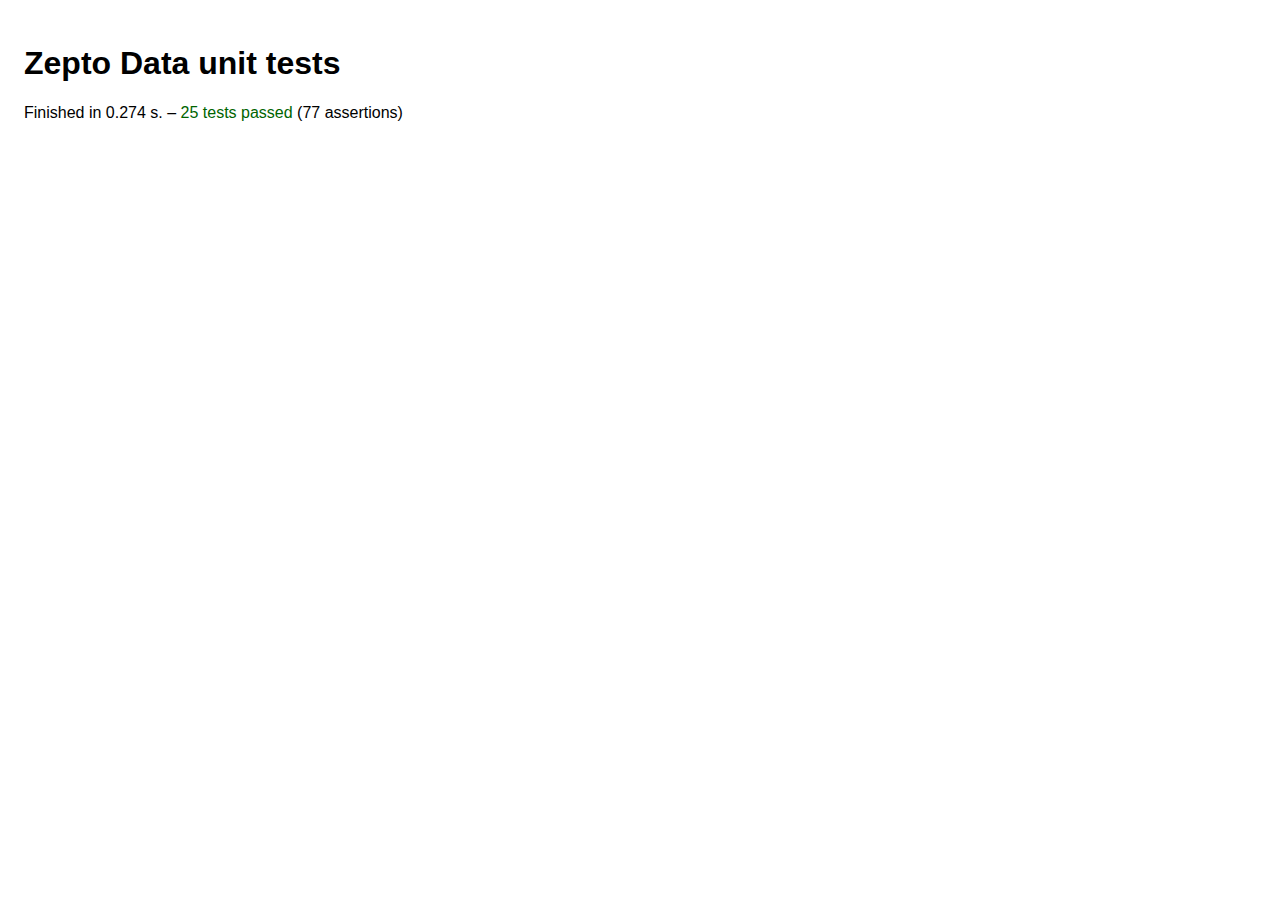
<file: zepto-master/test/data.html>
<!DOCTYPE html>
<html>
<head>
  <meta charset="utf-8">
  <meta name="viewport" content="initial-scale=1.0, maximum-scale=1.0, user-scalable=0">
  <link rel="stylesheet" href="test.css">
  <title>Zepto Data unit tests</title>
  <script src="../vendor/evidence.js"></script>
  <script src="evidence_runner.js"></script>
  <script>
    // avoid caching
    (function(){
      function load(scripts){
        scripts.split(' ').forEach(function(script){
          document.write('<script src="../src/'+script+'.js?'+(+new Date)+'"></scr'+'ipt>')
        })
      }

      load('zepto data ie')
    })()
  </script>
</head>
<body>
  <h1>Zepto Data unit tests</h1>
  <p id="results">
    Running… see browser console for results
  </p>
  <div id="fixtures">
  <div id="data_attr"
    data-one="uno"
    data-two="due"
    data-foo-bar="baz"
    data-under_score="kuuq"
    ></div>
  <div id="data_full" data-mode="awesome"></div>
  <div id="data_obj" data-mode="awesome"></div>
  <ol id="data_list">
    <li data-category="arts"></li>
    <li data-category="science"></li>
  </ol>
  <ol id="data_list2">
    <li></li>
    <li></li>
  </ol>
  </div>

  <script>
    Evidence('ZeptoExtendedDataTest', {
      testEmptyCollection: function(t){
        var el = $('#does_not_exist')
        t.assertUndefined(el.data('one'))
      },

      testAttributeDoesNotExist: function(t){
        var el = $('#data_attr')
        t.assertUndefined(el.data('missing'))
      },

      testReadingAttribute: function(t){
        var el = $('#data_attr')
        t.assertEqual('uno', el.data('one'))
      },

      testCamelized: function(t){
        var el = $('#data_attr')
        t.assertEqual('baz', el.data('foo-bar'))
        t.assertEqual('baz', el.data('fooBar'))

        el.data('fooBar', 'bam')
        t.assertEqual('bam', el.data('foo-bar'))
        t.assertEqual('bam', el.data('fooBar'))

        el.data('a-b', 'c')
        t.assertEqual('c', el.data().aB)
        t.assertUndefined(el.data()['a-b'])
      },

      testUnderscore: function(t){
        var el = $('#data_attr')
        t.assertEqual('kuuq', el.data('under_score'))
        t.assertUndefined(el.data('under-score'))
        t.assertUndefined(el.data('underScore'))
      },

      testNotChangingAttribute: function(t){
        var el = $('#data_attr')
        t.assertEqual('due', el.data('two'))
        el.data('two', 'changed')
        t.assertEqual('due', el.attr('data-two'))
      },

      testExtendedData: function(t){
        var els = $('#data_attr'),
          els2 = $('#data_attr'),
          obj  = { a: 'A', b: 'B' }

        els.data('obj', obj)
        t.assertIdentical(obj, els.data('obj'))
        t.assertIdentical(obj, els2.data('obj'))

        els2.data('els', els)
        t.assertIdentical(els, els.data('els'))
      },

      testMultipleElements: function(t){
        var items = $('#data_list li')

        items.data('each', 'mark')

        var values = items.map(function(){ return $(this).data('each') }).get()
        t.assertEqual('mark, mark', values.join(', '))
      },

      testFunctionArg: function(t){
        var els = $('#data_attr')

        var data = "hello"

        els.data("addio", function () {
          data = "goodbye"
        })

        t.assertEqual('hello', data)

        els.data("addio")()

        t.assertEqual('goodbye', data)
      },

      testAllData: function(t){
        var el = $('#data_full')

        el.data().samurai = 7
        el.data('one', 'ichi').data('two', 'ni')
        el.data('person', {name: 'Kurosawa'})

        var all = el.data()
        t.assertEqual(7, all.samurai)
        t.assertEqual('ichi', all.one)
        t.assertEqual('ni', all.two)
        t.assertEqual('Kurosawa', all.person.name)
      },

      testInitialDataFromAttributes: function(t){
        var el = $('<div data-foo=bar data-foo-bar=baz data-empty data-num=42 />'),
            store = el.data()

        t.assertEqual('bar', store.foo)
        t.assertEqual('baz', store.fooBar)
        t.assertUndefined(store['foo-bar'])
        t.assertIdentical('', store.empty)
        t.assertIdentical(42, store.num)
      },

      testGettingBlanks: function(t){
        var el = $('#data_attr'),
            store = el.data()

        store.nil = null
        store.undef = undefined
        store.blank = ''
        store.bool = false

        t.assertNull(el.data('nil'))
        t.assertUndefined(el.data('undef'))
        t.assertIdentical('', el.data('blank'))
        t.assertFalse(el.data('bool'))
      },

      testRemoveData: function(t){
        var el = $('<div data-foo=bar />')

        el.data('foo', 'bam').data('bar', 'baz')
        el.removeData('foo').removeData('bar')
        t.assertEqual('bar', el.data('foo'))
        t.assertUndefined(el.data('bar'))

        el.data('uno', 'one').data('due', 'two')
        el.removeData('uno due')
        t.assertUndefined(el.data('uno'))
        t.assertUndefined(el.data('due'))

        el.data('one', 1).data('twoThree', 23)
        el.removeData(['one', 'two-three'])
        t.assertUndefined(el.data('one'))
        t.assertUndefined(el.data('twoThree'))
      },

      testRemoveAllData: function(t){
        var el = $('<div data-attr-test=val />')

        el.data('one', { foo: 'bar' })
        el.data('two', 'two').data('three', 3)
        el.removeData()

        t.assertEqual('val', el.data('attrTest'))
        t.assertUndefined(el.data('one'))
        t.assertUndefined(el.data('two'))
        t.assertUndefined(el.data('three'))
      },

      testRemoveDataNoop: function(t){
        var empty = $(),
            vanilla = $('<div />')

        t.assertIdentical(empty, empty.removeData('foo'))
        t.assertIdentical(vanilla, vanilla.removeData('foo'))
      },

      testRemoveDataOnElementRemoval: function(t){
        var el = $('<div data-attr-test=val />'),
          childEl = $('<span />').appendTo(el),
          elData = { foo: 'bar' }

        el.data('test', elData)
        childEl.data('test', 1)

        el.remove()
        t.assertEqual('val', el.data('attrTest'))
        t.assertUndefined(el.data('test'))
        t.assertUndefined(childEl.data('test'))
      },

      testRemoveDataOnElementEmpty: function(t){
        var el = $('<div data-attr-test=val />'),
          childEl = $('<span />').appendTo(el),
          elData = { foo: 'bar' }

        el.data('test', elData)
        childEl.data('test', 1)

        el.empty()
        t.assertEqual('val', el.data('attrTest'))
        t.assertEqual(elData, el.data('test'))
        t.assertUndefined(childEl.data('test'))
      },

      testRemoveDataOnElementReplacement: function(t){
        var el = $('<div data-attr-test=val />'),
          childEl = $('<span />').appendTo(el),
          elData = { foo: 'bar' }

        el.data('test', elData)
        childEl.data('test', 1)

        el.replaceWith('<div />')
        t.assertEqual('val', el.data('attrTest'))
        t.assertUndefined(el.data('test'))
        t.assertUndefined(childEl.data('test'))
      },

      testRemoveDataOnElementReplacementHtml: function(t){
        var el = $('<div data-attr-test=val />'),
          childEl = $('<span />').appendTo(el),
          wrapper = $('<div />'),
          elData = { foo: 'bar' }

        el.wrap(wrapper).data('test', elData)
        childEl.data('test', 1)

        wrapper.html('<b>New content</b>')
        t.assertEqual('val', el.data('attrTest'))
        t.assertUndefined(el.data('test'))
        t.assertUndefined(childEl.data('test'))
      },

      testKeepDataOnElementDetach: function(t){
        var el = $('<div data-attr-test=val />'),
          childEl = $('<span />').appendTo(el),
          elData = { foo: 'bar' }

        el.data('test', elData)
        childEl.data('test', 1)

        el.detach()
        t.assertEqual('val', el.data('attrTest'))
        t.assertEqual(elData, el.data('test'))
        t.assertEqual(1, childEl.data('test'))
      },

      testSettingDataWithObj: function(t){
          var el = $('#data_obj')

          el.data({
              'foo': 'bar',
              'answer': 42,
              'color': 'blue'
          })

          var all = el.data()

          t.assertEqual(all.answer, 42)
          t.assertEqual(all.color, 'blue')
          t.assertEqual(all.foo, 'bar')

          el.data('foo', 'baz')

          t.assertEqual(all.foo, 'baz')
          t.assertEqual(all.answer, 42)
      },

      testSettingDataWithObjOnManyElements: function(t){
          var items = $('#data_list2 li')

          items.data({
              'foo': 'bar',
              'answer': 42,
              'color': 'purple'
          })

          var values = items.map(function(){ return $(this).data('foo') }).get()
          t.assertEqual('bar, bar', values.join(', '))

          var values2 = items.map(function(){ return $(this).data('answer') }).get()
          t.assertEqual('42, 42', values2.join(', '))
      },

      testSettingDataOnObjectWithoutAttributes: function(t) {
        var el = $(window)

        t.assertUndefined(el.data('foo'))
        el.data('foo', 'bar')
        t.assertEqual(el.data('foo'), 'bar')

        delete window[$.expando]
      },

      testDollarData: function(t) {
        var el = $('<div>')
        el.data('hello', 'world')
        t.assertEqual($.data(el, 'hello'), 'world')
        t.assertEqual($.data(el[0], 'hello'), 'world')

        $.data(el[0], 'hello', 'again')
        t.assertEqual($.data(el, 'hello'), 'again')
        t.assertEqual($.data(el[0], 'hello'), 'again')
      },

      testDollarHasData: function(t) {
        var el = $('<div>')
        t.assertFalse($.hasData(el[0]))

        el.data('hello', 'world')
        t.assertTrue($.hasData(el[0]))

        el.removeData()
        t.assertFalse($.hasData(el[0]))

        var error
        try {
          $.hasData()
        } catch (e) {
          error = e
        }
        t.assert(error)
      }

    })
  </script>
</body>
</html>
</file>
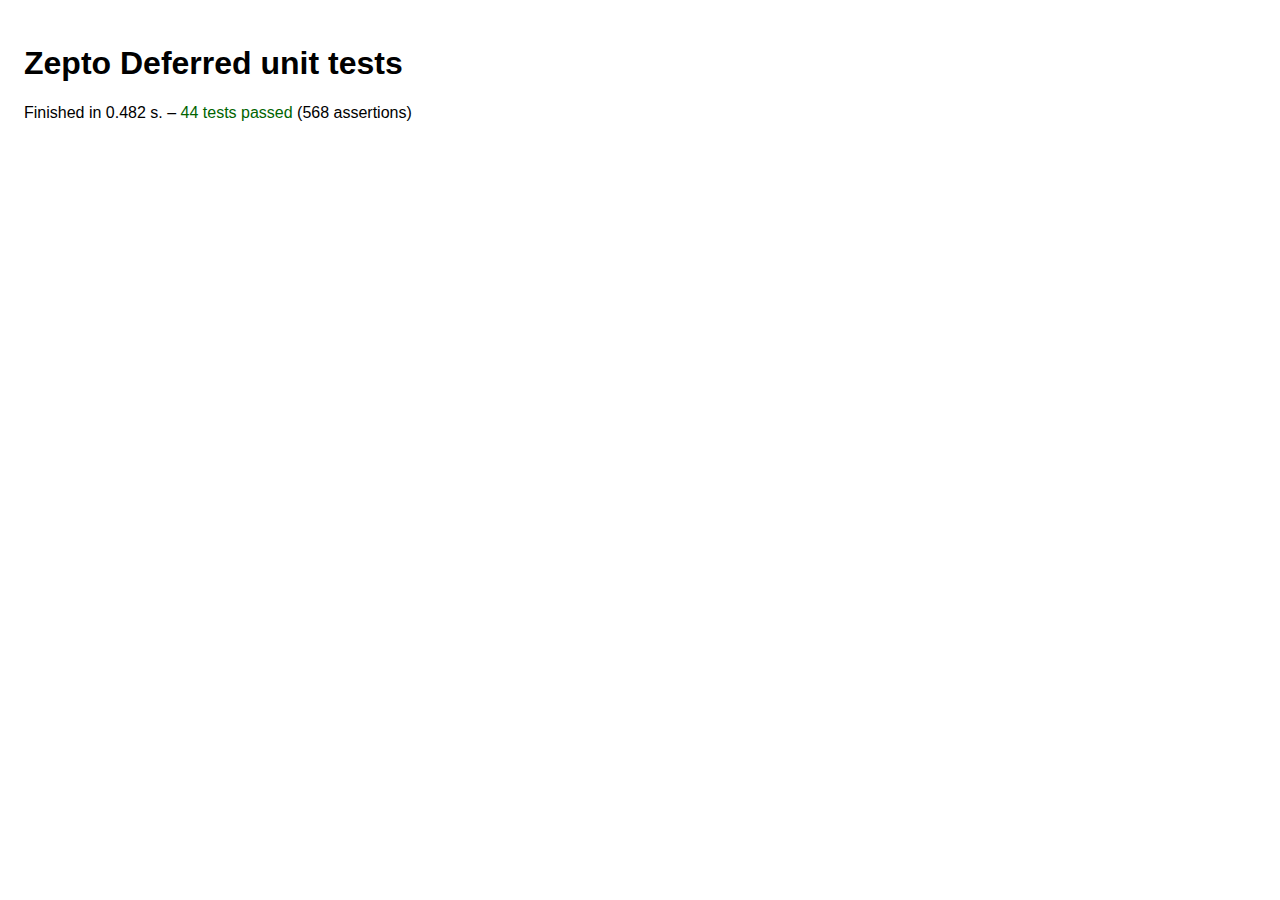
<file: zepto-master/test/deferred.html>
<!DOCTYPE html>
<html>
<head>
  <meta charset="utf-8">
  <meta name="viewport" content="initial-scale=1.0, maximum-scale=1.0, user-scalable=0">
  <link rel="stylesheet" href="test.css">
  <title>Zepto Deferred unit tests</title>
  <script src="../vendor/evidence.js"></script>
  <script src="evidence_runner.js"></script>
  <script>
    // avoid caching
    (function(){
      function load(scripts){
        scripts.split(' ').forEach(function(script){
          document.write('<script src="../src/'+script+'.js?'+(+new Date)+'"></scr'+'ipt>')
        })
      }

      load('zepto callbacks deferred')
    })()
  </script>
</head>
<body>
  <h1>Zepto Deferred unit tests</h1>
  <p id="results">
    Running… see browser console for results
  </p>

  <script>
  (function(){
    var promiseFns = "resolve reject notify resolveWith rejectWith notifyWith done fail progress always".split(/\s+/),
        deferredFns = "state always then promise done fail progress".split(/\s+/)

    $.each(['', 'WithNew'], function(_, withNew) {
      var createDeferred = function(fn) {
        return withNew ? new $.Deferred(fn) : $.Deferred(fn)
      }

      Evidence('ZeptoDeferredTest' + withNew, {

        testSuccessOnResolve: function(t) {
          var called = 0
          createDeferred().resolve().done(function() {
            t.assertEqual(0, called++)
            t.assertEqual("resolved", this.state(), "Deferred is resolved (state)")
          }).fail(function() {
            t.fail("Error on resolve")
          }).always(function() {
            t.assertEqual(1, called++)
          })
          t.assertEqual(2, called, "Success and Always handlers called")
        },

        testErrorOnReject: function(t) {
          var called = 0
          createDeferred().reject().done(function() {
            t.fail("Success on reject")
          }).fail(function() {
            t.assertEqual(0, called++)
            t.assertEqual( "rejected", this.state(), "Deferred is rejected (state)" )
          }).always(function() {
            t.assertEqual(1, called++)
          })
          t.assertEqual(2, called, "Error and Always handlers called")
        },

        testDeferredFnContextIsArg1: function(t) {
          var called
          createDeferred(function(defer) {
            called = true
            t.assertEqual(defer, this, "Defer passed as this & first argument")
          })
          t.assertTrue(called, "Deferred function was called")
        },

        testDoneWithResolvedValue: function(t) {
          var called
          createDeferred(function(defer) {
            defer.resolve("done")
          }).done(function(value) {
            called = true
            t.assertEqual("done", value, "Done() received resolved value")
          })
          t.assertTrue(called, "Deferred function was called")
        },

        testNoDoneOnReject: function(t) {
          var called = false
          createDeferred(function(defer) {
            defer.reject("done")
          }).done(function(value) {
            called = true
            t.fail("done() should not be called on error")
          })
          t.assertFalse(called, "Deferred function was called")
        },

        testIsChainable: function(t) {
          var deferred = createDeferred(), each = $.each
          // Ensure that each of the following methods are chainable
          each(promiseFns, function(_, method) {
            var object = {
              m: deferred[method]
            }
            t.assertEqual(object, object.m(), method + " is chainable" )
          })
        },

        testFilteringDone: function(t) {
          var value1, value2, value3,
              defer = createDeferred(),
              piped = defer.then(function(a, b) {
                return a * b
              })
          piped.done(function(result) { value3 = result })
          defer.done(function(a, b) { value1 = a, value2 = b }).resolve(2, 3)

          t.assertEqual(2, value1, "first resolve value ok")
          t.assertEqual(3, value2, "second resolve value ok")
          t.assertEqual(6, value3, "result of filter ok")

          createDeferred().reject().then(function() { t.fail("then should not be called on reject") })
          createDeferred().resolve().then($.noop).done(function(value) {
            t.assertEqual(undefined, value, "then done callback can return undefined/null")
          })
        },

        testSamePromise: function(t) {
          createDeferred(function(defer) {
            var promise = defer.promise()
            t.assertEqual(promise, defer.promise(), "promise is always the same")
          })
        },

        testExtendNonObject: function(t) {
          createDeferred(function(defer) {
            var func = function() {},
                funcPromise = defer.promise(func)
            t.assertEqual(func, funcPromise, "non objects get extended")
          })
        },

        testPromiseOnlyFns: function(t) {
          createDeferred(function(defer) {
            var promise = defer.promise()
            $.each(promise, function(key) {
              var type = typeof promise[key]
              t.assertEqual("function", type, key + " is a function (" + type + ")")
              t.assertTrue(deferredFns.indexOf(key) > -1, key + "() is a promise function")
            })
          })
        },

        testExtendObjectWithPromiseFns: function(t) {
          createDeferred(function(defer) {
            var promise = defer.promise(),
                func = function() {},
                funcPromise = defer.promise(func),
                fns = 0
            $.each(promise, function(key) {
              ++fns
              t.assertEqual(promise[key], func[key], key + " is the same")
            })
            t.assertEqual(deferredFns.length, fns, "should have all of the Deferred functions")
          })
        },

        testFilteringReject: function(t) {
          var value1, value2, value3,
              defer = createDeferred(),
              piped = defer.then(null, function(a, b) {
                return a * b
              })

          piped.fail(function(result) { value3 = result })
          defer.fail(function( a, b ) { value1 = a, value2 = b })
          defer.reject( 2, 3 )

          t.assertEqual(2, value1, "first reject value ok")
          t.assertEqual(3, value2, "second reject value ok")
          t.assertEqual(6, value3, "result of filter ok")

          createDeferred().resolve().then(null, function() {
            t.fail("then should not be called on resolve")
          })

          createDeferred().reject().then(null, $.noop).fail(function(value) {
            t.assertEqual(undefined, value, "then fail callback can return undefined/null")
          })
        },

        testFilteringProgress: function(t) {
          var value1, value2, value3,
              defer = createDeferred(),
              piped = defer.then(null, null, function(a, b) {
                return a * b
              })

          piped.progress(function(result) { value3 = result })
          defer.progress(function(a, b) { value1 = a, value2 = b })

          defer.notify( 2, 3 )

          t.assertEqual(2, value1, "first progress value ok")
          t.assertEqual(3, value2, "second progress value ok")
          t.assertEqual(6, value3, "result of filter ok")
        },

        testThenDeferredDone: function(t) {
          var value1, value2, value3,
              defer = createDeferred(),
              piped = defer.then(function(a, b) {
                return createDeferred(function(defer) {
                  defer.reject(a * b)
                })
              })

          piped.fail(function(result) { value3 = result })
          defer.done(function(a, b) { value1 = a, value2 = b })
          defer.resolve(2, 3)

          t.assertEqual(2, value1, "first resolve value ok")
          t.assertEqual(3, value2, "second resolve value ok")
          t.assertEqual(6, value3, "result of filter ok")
        },

        testThenDeferredFail: function(t) {
          var value1, value2, value3,
              defer = createDeferred(),
              piped = defer.then(null, function(a, b) {
                return createDeferred(function(defer) {
                  defer.resolve(a * b)
                })
              })

          piped.done(function(result) { value3 = result })
          defer.fail(function(a, b) { value1 = a, value2 = b })
          defer.reject(2, 3)

          t.assertEqual(2, value1, "first reject value ok")
          t.assertEqual(3, value2, "second reject value ok")
          t.assertEqual(6, value3, "result of filter ok")
        },

        testThenDeferredProgress: function(t) {
          var value1, value2, value3,
            defer = createDeferred(),
            piped = defer.then(null, null, function(a, b) {
              return createDeferred(function(defer) {
                defer.resolve( a * b )
              })
            })

          piped.done(function(result) { value3 = result })
          defer.progress(function(a, b) { value1 = a, value2 = b })
          defer.notify(2, 3)

          t.assertEqual(2, value1, "first progress value ok")
          t.assertEqual(3, value2, "second progress value ok")
          t.assertEqual(6, value3, "result of filter ok")
        },

        testThenWithContext: function(t) {
          var defer, piped, defer2, piped2, context = {}

          createDeferred().resolveWith(context, [2]).then(function(value) {
            return value * 3
          }).done(function(value) {
            t.assertEqual(context, this, "custom context correctly propagated")
            t.assertEqual(6, value, "proper value received")
          })

          createDeferred().resolve().then(function() {
            return createDeferred().resolveWith(context)
          }).done(function() {
            t.assertEqual(context, this, "custom context of returned deferred correctly propagated")
          })

          defer = createDeferred()
          piped = defer.then(function(value) {
            return value * 3
          })
          defer.resolve( 2 )

          piped.done(function(value) {
            t.assertEqual(piped, this, "default context gets updated to latest promise in the chain")
            t.assertEqual(6, value, "proper value received")
          })

          defer2 = createDeferred()
          piped2 = defer2.then()

          defer2.resolve(2)

          piped2.done(function(value) {
            t.assertEqual(piped2, this, "default context gets updated to latest promise in the chain (without passing function)")
            t.assertEqual(2, value, "proper value received (without passing function)")
          })
        },

        testWhenValueCreatesPromise: function(t) {
          $.each({
            "an empty string": "",
            "a non-empty string": "some string",
            "zero": 0,
            "a number other than zero": 1,
            "true": true,
            "false": false,
            "null": null,
            "undefined": undefined,
            "a plain object": {},
            "an array": [ 1, 2, 3 ]
          }, function(message, value) {
            t.assertTrue(
              $.isFunction($.when(value).done(function(resolveValue) {
                t.assertEqual(window, this, "Context is the global object with " + message)
                t.assertEqual(value, resolveValue, "Test the promise was resolved with " + message)
              }).promise), "Test " + message + " triggers the creation of a new Promise")
          })
        },

        testWhenNoValueCreatesPromise: function(t) {
          t.assertTrue(
            $.isFunction($.when().done(function(resolveValue) {
              t.assertEqual(window, this, "Context is the global object")
              t.assertEqual(undefined, resolveValue, "Test the promise was resolved with no parameter")
            }).promise), "Test calling when with no parameter triggers the creation of a new Promise")
        },

        testWhenPropagatesContext: function(t) {
          var context = {}, called = false
          $.when(createDeferred().resolveWith(context)).done(function() {
              called = true
              t.assertEqual(context, this, "when( promise ) propagates context")
            })
          t.assertTrue(called, "called done() after resolveWith")
        },

        testWhenDoneOnlyPromise: function(t) {
          var cache
          $.each([1,2,3], function(_, i) {
            $.when(cache || createDeferred(function() {
              this.resolve(i)
            })).done(function(value) {
              t.assertEqual(1, value, "Function executed" + (i > 1 ? " only once" : ""))
              cache = value
            })
          })
        },

        testWhenJoined: function(t) {
          var deferreds = {
                value: 1,
                success: createDeferred().resolve(1),
                error: createDeferred().reject(0),
                futureSuccess: createDeferred().notify(true),
                futureError: createDeferred().notify(true),
                notify: createDeferred().notify(true)
              },
              willSucceed = {
                value: true,
                success: true,
                futureSuccess: true
              },
              willError = {
                error: true,
                futureError: true
              },
              willNotify = {
                futureSuccess: true,
                futureError: true,
                notify: true
              }

          $.each(deferreds, function(id1, defer1) {
            $.each(deferreds, function(id2, defer2) {
              var shouldResolve = willSucceed[id1] && willSucceed[id2],
                  shouldError = willError[id1] || willError[id2],
                  shouldNotify = willNotify[id1] || willNotify[id2],
                  expected = shouldResolve ? [1, 1] : [0, undefined],
                  expectedNotify = shouldNotify && [willNotify[id1], willNotify[id2]],
                  code = id1 + '/' + id2,
                  context1 = defer1 && $.isFunction(defer1.promise) ? defer1.promise() : undefined,
                  context2 = defer2 && $.isFunction(defer2.promise) ? defer2.promise() : undefined
              $.when(defer1, defer2).done(function(a, b) {
                if (shouldResolve) {
                  t.assertEqual(expected[0], a, code + " => resolve" )
                  t.assertEqual(expected[1], b, code + " => resolve" )
                  t.assertIdentical(context1, this[0], code + " => first context OK")
                  t.assertIdentical(context2, this[1], code + " => second context OK")
                } else {
                  t.fail(code + " => resolve")
                }
              }).fail(function(a, b) {
                if (shouldError) {
                  t.assertIdentical(expected[0], a, code + " => reject")
                  t.assertIdentical(expected[1], b, code + " => reject")
                } else {
                  t.fail(code + " => reject")
                }
              }).progress(function(a, b) {
                t.assertIdentical( expectedNotify[0], a, code + " => progress")
                t.assertIdentical( expectedNotify[1], b, code + " => progress")
                t.assertIdentical(expectedNotify[0] ? context1 : undefined, this[0], code + " => first context OK")
                t.assertIdentical(expectedNotify[1] ? context2 : undefined, this[1], code + " => second context OK")
              })
            })
          })
          deferreds.futureSuccess.resolve(1)
          deferreds.futureError.reject(0)
        }

      })
    })
  })()
  </script>
</body>
</html>
</file>
<file: css/index.css>
body {
  font: 12px/1.5 "微软雅黑", arial, tahoma, 'Hiragino Sans GB', '\5b8b\4f53', sans-serif;
}
.fl {
  float: left;
}
.fr {
  float: right;
}
.clear:after {
  content: "";
  display: block;
  clear: both;
}
.lh20 {
  line-height: 20px !important;
  padding: 4px 0px;
}
html,
body,
ul,
li,
ol,
dl,
dd,
dt,
p,
h1,
h2,
h3,
h4,
h5,
h6,
form,
fieldset,
legend,
img,
div,
input,
header,
footer,
section {
  margin: 0;
  padding: 0;
  box-sizing: border-box;
}
fieldset,
img {
  border: none;
}
img {
  display: block;
}
address,
caption,
cite,
code,
dfn,
th,
var {
  font-style: normal;
  font-weight: normal;
}
ul,
ol {
  list-style: none;
}
input {
  padding-top: 0;
  padding-bottom: 0;
  font-family: "SimSun", "宋体";
}
input::-moz-focus-inner {
  border: none;
  padding: 0;
}
select,
input {
  vertical-align: middle;
}
select,
input,
textarea {
  font-size: 12px;
  margin: 0;
}
input[type="text"],
input[type="password"],
textarea {
  outline-style: none;
  -webkit-appearance: none;
}
textarea {
  resize: none;
}
input,
textarea {
  background: none;
  border: none;
}
table {
  border-collapse: collapse;
}
body {
  color: #333;
  font: 12px/20px "微软雅黑", "SimSun", "宋体", "Arial Narrow", HELVETICA;
  background: #fff;
}
a {
  text-decoration: none;
}
a:hover,
a:active,
a:focus {
  text-decoration: none;
}
html {
  font-size: 100px;
}
h1,
h2,
h3,
h4,
h5,
h6 {
  font-weight: normal;
}
.logo {
  display: flex;
  align-items: center;
  justify-content: space-between;
  background-color: #FA3432;
  color: #fff;
  height: 0.94rem;
  padding-left: 0.18rem;
  padding-right: 0.2rem;
}
.logo a {
  color: #ffffff;
}
.logo h1 {
  font-size: 0.3rem;
  font-weight: normal;
  margin-left: 0.1rem;
}
.logo .logoImg {
  display: flex;
  align-items: center;
}
.logo .register {
  font-size: 0.3rem;
}
.logo .register a {
  margin-left: 0.08rem;
  margin-right: 0.08rem;
}
.firstpage {
  display: flex;
  align-items: center;
  justify-content: space-around;
  height: 0.86rem;
  background: #fff;
}
.firstpage a {
  font-size: 0.24rem;
  color: #4b4a4a;
}
.firstpage a.first {
  color: #ff3636;
}
.swipe {
  overflow: hidden;
  visibility: hidden;
  position: relative;
}
.swipe .swipe-wrap {
  overflow: hidden;
  position: relative;
}
.swipe .swipe-wrap > div {
  float: left;
  width: 100%;
  position: relative;
}
.swipe img {
  /*让图片100%*/
  width: 100%;
}
.swipe .indirector {
  position: absolute;
  bottom: 20px;
  left: 50%;
  transform: translateX(-50%);
}
.swipe .indirector span {
  display: inline-block;
  margin: 3px;
  width: 10px;
  height: 10px;
  border-radius: 50%;
  background-color: #fff;
}
.swipe .indirector span.on {
  background-color: red;
}
.usernav {
  height: 2rem;
  padding-top: 0.34rem;
}
.usernav .listitem {
  display: flex;
  align-items: center;
  justify-content: space-around;
}
.usernav .listitem .item p {
  text-align: center;
  font-size: 0.2rem;
  color: #808080;
  margin-top: 0.1rem;
}
.usernav .listitem .iconfont {
  display: block;
  width: 0.9rem;
  height: 0.9rem;
  text-align: center;
  line-height: 0.9rem;
  border-radius: 30%;
  font-size: 0.4rem;
  color: #fff;
}
.usernav .listitem .icon-suo {
  background-color: #4099E9;
}
.usernav .listitem .icon-women {
  background-color: #FB6361;
}
.usernav .listitem .icon-xinshouzhiyin {
  background-color: #40C8B0;
}
.usernav .listitem .icon-wenti {
  background-color: #FFAE28;
}
section .hotTitle {
  height: 0.95rem;
  padding-left: 0.25rem;
  padding-right: 0.25rem;
  display: flex;
  justify-content: space-between;
  align-items: center;
}
section .hotTitle h3 {
  height: 0.46rem;
  padding-left: 0.6rem;
  font-size: 0.3rem;
  padding-top: 0.08rem;
  background-size: 0.4rem 0.46rem;
}
section .hotTitle .more {
  font-size: 0.28rem;
  color: #9a9b9c;
}
.hots {
  padding: 0rem 0.25rem;
  background-color: #f9f9f9;
}
.hots h3 {
  background: url("../img/home_ico_09.png") no-repeat;
}
.hots .hotlist .item {
  height: 2.55rem;
  border: 1px solid #ccc;
  background-color: #fff;
  padding: 0.25rem 0.27rem;
  margin-bottom: 0.26rem;
  border-radius: 0.2rem;
}
.hots .hotlist .item:last-child {
  margin-bottom: 0rem;
}
.hots .itemtitle {
  display: flex;
  align-items: center;
  justify-content: space-between;
}
.hots .itemtitle h4 {
  font-size: 0.28rem;
  color: #494848;
}
.hots .itemtitle .titleright {
  height: 0.3rem;
}
.hots .itemtitle .money {
  display: inline-block;
  width: 0.85rem;
  height: 0.3rem;
  background-color: #FFAB37;
  text-align: center;
  color: #fff;
  border-radius: 0.05rem;
  line-height: 0.3rem;
  font-size: 0.22rem;
}
.hots .itemtitle .icon-vip {
  display: inline-block;
  width: 0.33rem;
  height: 0.3rem;
  background-color: #FF7404;
  text-align: center;
  line-height: 0.3rem;
  font-size: 0.26rem;
  color: #fff;
}
.hots .data {
  margin-top: 0.28rem;
  display: flex;
  align-items: center;
}
.hots .data .left {
  margin-left: 0.43rem;
}
.hots .data .left p {
  font-size: 0.24rem;
  color: #ff7900;
}
.hots .data .left .baifenshu {
  font-size: 0.38rem;
  color: #FB4034;
}
.hots .data .middle {
  margin-left: 0.87rem;
}
.hots .data .middle p {
  color: #9a9b9c;
  font-size: 0.3rem;
  line-height: 0.4rem;
}
.hots .data .middle .day {
  color: #3d3c3c;
  font-size: 0.28rem;
}
.hots .data .right {
  margin-left: 0.7rem;
}
.hots .data .right img {
  width: 1.36rem;
  height: 1.36rem;
}
.trends {
  border-bottom: 1px solid #ccc;
  padding-bottom: 0.2rem;
}
.trends .hotTitle {
  background-color: #f9f9f9;
  border-bottom: 1px solid #ccc;
}
.trends h3 {
  background: url("../img/home_ico_10.png") no-repeat;
}
.trends .item {
  display: flex;
  margin-top: 0.35rem;
}
.trends .item img {
  flex: 0 0 auto;
  height: 1.1rem;
  width: 1.1rem;
  border-radius: 10%;
  margin-left: 0.23rem;
}
.trends .item .wrap {
  flex: 1 1 auto;
  margin-left: 0.23rem;
  line-height: 0.4rem;
  margin-right: 0.25rem;
}
.trends .item .wrap h4 {
  font-size: 0.28rem;
}
.trends .item .origin {
  display: flex;
  justify-content: space-between;
  color: #9a9b9c;
  font-size: 0.24rem;
}
footer {
  height: 1.65rem;
  padding-top: 0.45rem;
  text-align: center;
  line-height: 0.4rem;
  font-size: 0.28rem;
  color: #494848;
}
footer .choose a {
  font-size: 0.28rem;
  color: #494848;
  margin-right: 0.1rem;
  margin-left: 0.1rem;
}
footer .copy {
  font-size: 0.26rem;
  color: #9a9b9c;
}
</file>
<file: css/iconfont.css>
@font-face {font-family: "iconfont";
  src: url('../font/iconfont.eot?t=1494812464862'); /* IE9*/
  src: url('../font/iconfont.eot?t=1494812464862#iefix') format('embedded-opentype'), /* IE6-IE8 */
  url('../font/iconfont.woff?t=1494812464862') format('woff'), /* chrome, firefox */
  url('../font/iconfont.ttf?t=1494812464862') format('truetype'), /* chrome, firefox, opera, Safari, Android, iOS 4.2+*/
  url('../font/iconfont.svg?t=1494812464862#iconfont') format('svg'); /* iOS 4.1- */
}

.iconfont {
  font-family:"iconfont" !important;
  font-size:16px;
  font-style:normal;
  -webkit-font-smoothing: antialiased;
  -moz-osx-font-smoothing: grayscale;
}

.icon-zhuye:before { content: "\3478"; }

.icon-vip:before { content: "\3434"; }

.icon-fanhui:before { content: "\f000c"; }

.icon-chongzhi:before { content: "\f029c"; }

.icon-wenti:before { content: "\f00bd"; }

.icon-shouji:before { content: "\e625"; }

.icon-tubiao3:before { content: "\e6e3"; }

.icon-caidan:before { content: "\e6dc"; }

.icon-iconfontzhuce:before { content: "\e639"; }

.icon-home:before { content: "\e6b8"; }

.icon-iconziti10:before { content: "\e613"; }

.icon-faxian:before { content: "\e623"; }

.icon-suo:before { content: "\e681"; }

.icon-shouji1:before { content: "\e795"; }

.icon-dianhua:before { content: "\e621"; }

.icon-icon02:before { content: "\e604"; }

.icon-liwu:before { content: "\e647"; }

.icon-shangjia:before { content: "\e65a"; }

.icon-chazhao:before { content: "\e65c"; }

.icon-jiarugouwuche:before { content: "\e640"; }

.icon-faxian1:before { content: "\e608"; }

.icon-re:before { content: "\e61d"; }

.icon-renzheng:before { content: "\e646"; }

.icon-gouwuche:before { content: "\e6ff"; }

.icon-saomiao:before { content: "\e669"; }

.icon-vip1:before { content: "\e680"; }

.icon-book:before { content: "\e60d"; }

.icon-xin:before { content: "\e60e"; }

.icon-xiaoxi:before { content: "\e628"; }

.icon-order:before { content: "\e614"; }

.icon-lock-fill:before { content: "\e615"; }

.icon-wode:before { content: "\e60f"; }

.icon-xiuli0:before { content: "\e776"; }

.icon-qidong:before { content: "\e66e"; }

.icon-touzi:before { content: "\e643"; }

.icon-huiyuan:before { content: "\e62f"; }

.icon-552cc60056679:before { content: "\e619"; }

.icon-qiandao:before { content: "\e977"; }

.icon-zhengmian:before { content: "\e601"; }

.icon-shouhuo:before { content: "\f000f"; }

.icon-iconset0204:before { content: "\e667"; }

.icon-gengduo:before { content: "\e627"; }

.icon-qianbao:before { content: "\e6e2"; }

.icon-wenhao:before { content: "\e62a"; }

.icon-shouye:before { content: "\e605"; }

.icon-pay:before { content: "\e622"; }

.icon-icon:before { content: "\e600"; }

.icon-artboard13:before { content: "\e7e0"; }

.icon-zhiyin:before { content: "\e651"; }

.icon-buoumaotubiao45:before { content: "\e629"; }

.icon-icon4:before { content: "\e60a"; }

.icon-jiaruwomen:before { content: "\e735"; }

.icon-weibiaoti--:before { content: "\e803"; }

.icon-mao:before { content: "\e5fb"; }

.icon-xinshouzhiyin:before { content: "\e648"; }

.icon-start:before { content: "\e66b"; }

.icon-dianhuaqia:before { content: "\e77c"; }

.icon-women:before { content: "\e606"; }
</file>
<file: zepto-master/test/test.css>
* {
  font-family: -apple-system-font, Helvetica, sans-serif;
}
body {
  padding: 1em;
}
a:link, a:visited { color: darkblue; }
#results.failed em { font-style: normal; color: crimson; }
#results.passed em { font-style: normal; color: darkgreen; }
#fixtures {
  position: absolute;
  top: -10000px;
  left: -10000px;
}
#nav {
  list-style: none;
  padding: 0;
  margin: 2em 0 0 0;
  font-size: 12px;
  max-width: 30em;
}
#nav a {
  padding: .8em 1.5em;
  background: #eee;
  border-top: 2px solid white;
  text-decoration: none;
  text-transform: uppercase;
  letter-spacing: .1em;
  display: block;
  color: #555;
}
#nav .current a { background: #ccc; color: black; }
#nav a:active { background: #555; color: white; }

ul {
  padding: 0;
}

li {
  list-style-type: none;
  padding: 0 0 15px;
}

li a {
  font-size: 16px;
  border: 1px solid darkblue;
  padding: 3px 10px;
  text-decoration: none;
}
li a:visited {
  border-color: #888;
  color: #aaa;
}

@media only screen and (max-device-width:480px) {
  body { margin: 7px; font-size: small; }
  h1 { margin: 0; }
  h1, #results { text-align: center; }
  #results { min-height: 3em; }
  #nav { font-size: 14px; max-width: auto; }
}
</file>
<file: zepto-master/examples/iphone/iphone.css>
* {
  margin: 0px;
  padding: 0px;
}
.toolbar {
  -webkit-box-sizing: border-box;
  background: #6D84A2 url([data-uri]) repeat-x;
  border-bottom: 1px solid #2D3642;
  height: 45px;
  padding: 10px;
  position: relative;
}
body {
  -webkit-perspective: 800;
  -webkit-text-size-adjust: none;
  -webkit-transform-style: preserve-3d;
  -webkit-user-select: none;
  font-family: Helvetica;
  overflow-x: hidden;
  height: 100%;
  width: 100%;
}

body > section {
  background: #C5CCD3 url([data-uri]);
  display: block;
  left: 0px;
  position: absolute;
  width: 100%;
  -webkit-transform: translate3d(100%,0%,0%);
  opacity: 0;
  -webkit-transition: all 0.25s ease-in-out;
  -webkit-transform-style: preserve-3d;
  z-index: -10;
}

.reverse {
  -webkit-transform: translate3d(-100%, 0%, 0%);
  opacity: 0;
}

.current {
  -webkit-transform: translate3d(0%,0%, 0%);
  opacity: 1;
  z-index: 1;
}
h1, h2 {
  color: #4C566C;
  font: normal normal bold 18px/normal Helvetica;
  margin: 10px 20px 6px;
  text-shadow: rgba(255, 255, 255, 0.19)
}
body.landscape .toolbar > h1 {
  margin-left: -125px;
  width: 250px;
}

.toolbar > h1 {
  color: white;
  font-size: 20px;
  font-weight: bold;
  height: 40px;
  left: 50%;
  line-height: 1em;
  margin: 1px 0px 0px -75px;
  overflow: hidden;
  position: absolute;
  text-align: center;
  text-overflow: ellipsis;
  text-shadow: rgba(0, 0, 0, 0.398438) 0px -1px 0px;
  top: 10px;
  white-space: nowrap;
  width: 150px;
}

ul {
  background: white;
  border: 1px solid #B4B4B4;
  border-bottom-left-radius: 8px 8px;
  border-bottom-right-radius: 8px 8px;
  border-top-left-radius: 8px 8px;
  border-top-right-radius: 8px 8px;
  color: black;
  font: normal normal bold 17px/normal Helvetica;
  margin: 15px 10px 17px;
  padding: 0px;
}

ul li {
  color: black;
  font-size: 14px;
  border-top: 1px solid #B4B4B4;
  color: #666;
  list-style-type: none;
  padding: 10px;
}

li:first-child, li:first-child a {
  border-top: 0px;
  border-top-left-radius: 8px 8px;
  border-top-right-radius: 8px 8px;
}

ul li.arrow {
  background-image: url([data-uri]);
  background-position: 100% 50%;
  background-repeat: no-repeat;
}

body > .current {
  display: block !important;
}

body.landscape > * {
  min-height: 320px;
}


ul li a, li.img a + a {
  color: black;
  display: block;
  margin: -10px;
  overflow: hidden;
  padding: 12px 10px;
  text-decoration: none;
  text-overflow: ellipsis;
  white-space: nowrap;
}


.button, .back, .cancel, .add {
-webkit-border-image: url([data-uri]) 0 5 0 5 stretch stretch;
background: none;
border-width: 0px 5px;
color: white;
font-family: inherit;
font-size: 12px;
font-weight: bold;
height: 30px;
line-height: 30px;
margin: 0px;
overflow: ;
padding: 0px 3px;
position: absolute;
right: 6px;
text-decoration: none;
text-overflow: ellipsis;
text-shadow: rgba(0, 0, 0, 0.496094) 0px -1px 0px;
top: 8px;
white-space: nowrap;
width: auto;
}

.back {
  -webkit-border-image: url([data-uri]) 0 8 0 14 stretch stretch;
border-width: 0px 8px 0px 14px;
left: 6px;
max-width: 55px;
padding: 0px;
right: auto;
}
</file>
<file: css/detail.css>
body {
  font: 12px/1.5 "微软雅黑", arial, tahoma, 'Hiragino Sans GB', '\5b8b\4f53', sans-serif;
}
.fl {
  float: left;
}
.fr {
  float: right;
}
.clear:after {
  content: "";
  display: block;
  clear: both;
}
.lh20 {
  line-height: 20px !important;
  padding: 4px 0px;
}
html,
body,
ul,
li,
ol,
dl,
dd,
dt,
p,
h1,
h2,
h3,
h4,
h5,
h6,
form,
fieldset,
legend,
img,
div,
input,
header,
footer,
section {
  margin: 0;
  padding: 0;
  -webkit-box-sizing: border-box;
          box-sizing: border-box;
}
fieldset,
img {
  border: none;
}
img {
  display: block;
}
address,
caption,
cite,
code,
dfn,
th,
var {
  font-style: normal;
  font-weight: normal;
}
ul,
ol {
  list-style: none;
}
input {
  padding-top: 0;
  padding-bottom: 0;
  font-family: "SimSun", "宋体";
}
input::-moz-focus-inner {
  border: none;
  padding: 0;
}
select,
input {
  vertical-align: middle;
}
select,
input,
textarea {
  font-size: 12px;
  margin: 0;
}
input[type="text"],
input[type="password"],
textarea {
  outline-style: none;
  -webkit-appearance: none;
}
textarea {
  resize: none;
}
input,
textarea {
  background: none;
  border: none;
}
table {
  border-collapse: collapse;
}
body {
  color: #333;
  font: 12px/20px "微软雅黑", "SimSun", "宋体", "Arial Narrow", HELVETICA;
  background: #fff;
}
a {
  text-decoration: none;
}
a:hover,
a:active,
a:focus {
  text-decoration: none;
}
html {
  font-size: 100px;
}
h1,
h2,
h3,
h4,
h5,
h6 {
  font-weight: normal;
}
a {
  color: #fff;
}
header {
  height: 0.92rem;
  background-color: #FA3432;
  display: -webkit-box;
  display: -ms-flexbox;
  display: flex;
  -webkit-box-align: center;
      -ms-flex-align: center;
          align-items: center;
  -webkit-box-pack: justify;
      -ms-flex-pack: justify;
          justify-content: space-between;
  padding-left: 0.27rem;
  padding-right: 0.36rem;
  color: #fff;
  font-size: 0.28rem;
}
header .iconfont {
  font-size: 0.5rem;
}
.detailtop {
  height: 2.22rem;
  background-color: #d80607;
  color: #fff;
  text-align: center;
  background-image: -webkit-gradient(linear, left top, left bottom, from(#ff3c01), to(#d80607));
  background-image: linear-gradient(to bottom, #ff3c01, #d80607);
  padding-top: 0.5rem;
}
.detailtop .bigcase {
  font-size: 0.68rem;
  height: 0.7rem;
  line-height: 0.7rem;
}
.detailtop .smallcase {
  font-size: 0.3rem;
  height: 0.32rem;
  line-height: 0.32rem;
  margin-top: 0.42rem;
}
.qixian {
  height: 0.79rem;
  border-bottom: 1px solid #f1f0f0;
  display: -webkit-box;
  display: -ms-flexbox;
  display: flex;
  -webkit-box-align: center;
      -ms-flex-align: center;
          align-items: center;
  -webkit-box-pack: justify;
      -ms-flex-pack: justify;
          justify-content: space-between;
  padding-left: 1rem;
  padding-right: 1.12rem;
  font-size: 0.3rem;
  color: #777;
}
.detailpage {
  height: 2.87rem;
  background-color: #fff;
  padding: 0.56rem 0.56rem;
}
.detailpage .listitem {
  display: -webkit-box;
  display: -ms-flexbox;
  display: flex;
  -ms-flex-wrap: wrap;
      flex-wrap: wrap;
  -ms-flex-line-pack: center;
      align-content: center;
  background: url(../img/detail_icon_bg.png) no-repeat;
  background-size: 6.4rem 2.03rem;
}
.detailpage .listitem .item {
  margin-top: 0.1rem;
  margin-left: 0.1rem;
  width: 3rem;
  display: -webkit-box;
  display: -ms-flexbox;
  display: flex;
  -webkit-box-align: center;
      -ms-flex-align: center;
          align-items: center;
  padding-left: 0.2rem;
  padding-top: 0.15rem;
  padding-bottom: 0.1rem;
}
.detailpage .listitem .item span {
  font-size: 0.24rem;
  color: #ffc166;
  margin-left: 0.16rem;
}
.detailpage .listitem .item img {
  width: 0.55rem;
  height: 0.55rem;
}
.status {
  height: 5.46rem;
  background-color: #fff;
  border-top: 1px solid #eee;
  padding-left: 0.33rem;
  padding-right: 0.36rem;
}
.status .tranglewrap {
  height: 0.5rem;
  width: 0.6rem;
  position: absolute;
  top: -0.48rem;
  left: -0.3rem;
  -webkit-transition: left .5s;
  transition: left .5s;
}
.status .tranglewrap .rect {
  width: 0.6rem;
  height: 0.32rem;
  background-color: #FB0502;
  font-size: 0.22rem;
  color: #fff;
  line-height: 0.32rem;
  text-align: center;
}
.status .tranglewrap .trangle {
  width: 0rem;
  height: 0rem;
  border-top: 0.12rem solid #fb0502;
  border-right: 0.07rem solid transparent;
  border-bottom: 0.12rem solid transparent;
  border-left: 0.07rem solid transparent;
  margin-top: 0.02rem;
  margin: 0.02rem auto;
}
.status .long {
  height: 0.16rem;
  background-color: #F0F0F0;
  border-radius: 0.08rem;
  position: relative;
}
.status .long .red {
  background-color: #FB0502;
  height: 100%;
  border-radius: 0.08rem;
  width: 0rem;
  -webkit-transition: width 0.5s;
  transition: width 0.5s;
}
.status .hased {
  display: -webkit-box;
  display: -ms-flexbox;
  display: flex;
  -webkit-box-align: center;
      -ms-flex-align: center;
          align-items: center;
  -webkit-box-pack: justify;
      -ms-flex-pack: justify;
          justify-content: space-between;
  margin-top: 0.24rem;
}
.status .hased p {
  font-size: 0.22rem;
  color: #808080;
}
.status .hased span {
  color: #FF0000;
}
footer {
  position: fixed;
  bottom: 0px;
  left: 0;
  right: 0;
  height: 1.05rem;
  background-color: #F0F0F0;
  padding-left: 0.36rem;
  padding-right: 0.14rem;
  font-size: 0.32rem;
  display: -webkit-box;
  display: -ms-flexbox;
  display: flex;
  -webkit-box-pack: justify;
      -ms-flex-pack: justify;
          justify-content: space-between;
  -webkit-box-align: center;
      -ms-flex-align: center;
          align-items: center;
}
footer button {
  width: 5.17rem;
  height: 0.82rem;
  border-radius: 0.1rem;
  outline: none;
  border: 0;
  background-color: #FA3432;
  font-size: 0.32rem;
  color: #fff;
  margin-left: 0.51rem;
}
footer a {
  color: #FF9900;
  text-decoration: underline;
}
#mask {
  position: absolute;
  display: none;
  top: 0.92rem;
  bottom: 1.05rem;
  left: 0;
  right: 0;
  background-color: rgba(0, 0, 0, 0.5);
}
#mask .masklist {
  height: 1rem;
  display: -webkit-box;
  display: -ms-flexbox;
  display: flex;
  background-color: #fff;
  -webkit-box-align: center;
      -ms-flex-align: center;
          align-items: center;
  padding-top: 0.1rem;
  padding-bottom: 0.1rem;
  color: #FA3432;
}
#mask .masklist li {
  width: 25%;
  text-align: center;
  font-size: 0.2rem;
  height: 0.8rem;
  line-height: 0.3rem;
  border-right: 1px solid #FDA6A4;
}
#mask .masklist li:last-child {
  border-right: none;
}
#mask .masklist li a {
  color: #FA3432;
}
#mask .masklist .iconfont {
  display: block;
  font-size: 0.35rem;
  margin-bottom: 0.1rem;
}
</file>
<file: css/help.css>
body {
  font: 12px/1.5 "微软雅黑", arial, tahoma, 'Hiragino Sans GB', '\5b8b\4f53', sans-serif;
}
.fl {
  float: left;
}
.fr {
  float: right;
}
.clear:after {
  content: "";
  display: block;
  clear: both;
}
.lh20 {
  line-height: 20px !important;
  padding: 4px 0px;
}
html,
body,
ul,
li,
ol,
dl,
dd,
dt,
p,
h1,
h2,
h3,
h4,
h5,
h6,
form,
fieldset,
legend,
img,
div,
input,
header,
footer,
section {
  margin: 0;
  padding: 0;
  box-sizing: border-box;
}
fieldset,
img {
  border: none;
}
img {
  display: block;
}
address,
caption,
cite,
code,
dfn,
th,
var {
  font-style: normal;
  font-weight: normal;
}
ul,
ol {
  list-style: none;
}
input {
  padding-top: 0;
  padding-bottom: 0;
  font-family: "SimSun", "宋体";
}
input::-moz-focus-inner {
  border: none;
  padding: 0;
}
select,
input {
  vertical-align: middle;
}
select,
input,
textarea {
  font-size: 12px;
  margin: 0;
}
input[type="text"],
input[type="password"],
textarea {
  outline-style: none;
  -webkit-appearance: none;
}
textarea {
  resize: none;
}
input,
textarea {
  background: none;
  border: none;
}
table {
  border-collapse: collapse;
}
body {
  color: #333;
  font: 12px/20px "微软雅黑", "SimSun", "宋体", "Arial Narrow", HELVETICA;
  background: #fff;
}
a {
  text-decoration: none;
}
a:hover,
a:active,
a:focus {
  text-decoration: none;
}
html {
  font-size: 100px;
}
h1,
h2,
h3,
h4,
h5,
h6 {
  font-weight: normal;
}
body {
  background-color: #f9f9f9;
}
a {
  color: #fff;
}
header {
  height: 0.92rem;
  background-color: #FA3432;
  display: flex;
  align-items: center;
  justify-content: space-between;
  padding-left: 0.27rem;
  padding-right: 0.36rem;
  color: #fff;
  font-size: 0.28rem;
}
header .iconfont {
  font-size: 0.5rem;
}
.listwrap {
  padding-left: 0.3rem;
  padding-right: 0.3rem;
}
.listwrap .listitem .item {
  display: flex;
  font-size: 0.28rem;
  align-items: center;
  margin-top: 0.27rem;
  margin-bottom: 0.27rem;
}
.listwrap .listitem .item .icon-zhengmian {
  width: 0.58rem;
  height: 0.58rem;
  border-radius: 0.1rem;
  background-color: #FA9A33;
  text-align: center;
  line-height: 0.58rem;
  font-size: 0.4rem;
  color: #fff;
  margin-right: 0.21rem;
}
.listwrap .listitem .item p {
  margin-right: auto;
}
.listwrap .listitem .item span {
  font-size: 0.3rem;
}
.dianhua {
  display: flex;
  height: 1.28rem;
  background-color: #fff;
  align-items: center;
  padding-left: 0.3rem;
}
.dianhua .iconfont {
  width: 0.8rem;
  height: 0.8rem;
  border-radius: 0.1rem;
  background-color: #17DE94;
  font-size: 0.4rem;
  line-height: 0.8rem;
  text-align: center;
  color: #fff;
  margin-right: 0.28rem;
}
.dianhua .telephone .rexian {
  font-size: 0.28rem;
  color: #333333;
}
.dianhua .telephone .rexian span {
  color: #17DE94;
}
.dianhua .telephone .timer {
  font-size: 0.24rem;
  color: #A6A5A5;
  margin-top: 0.2rem;
}
footer {
  height: 1.65rem;
  padding-top: 0.45rem;
  text-align: center;
  line-height: 0.4rem;
  font-size: 0.28rem;
  color: #494848;
}
footer .choose a {
  font-size: 0.28rem;
  color: #494848;
  margin-right: 0.1rem;
  margin-left: 0.1rem;
}
footer .copy {
  font-size: 0.26rem;
  color: #9a9b9c;
}
</file>
<file: css/register.css>
body {
  font: 12px/1.5 "微软雅黑", arial, tahoma, 'Hiragino Sans GB', '\5b8b\4f53', sans-serif;
}
.fl {
  float: left;
}
.fr {
  float: right;
}
.clear:after {
  content: "";
  display: block;
  clear: both;
}
.lh20 {
  line-height: 20px !important;
  padding: 4px 0px;
}
html,
body,
ul,
li,
ol,
dl,
dd,
dt,
p,
h1,
h2,
h3,
h4,
h5,
h6,
form,
fieldset,
legend,
img,
div,
input,
header,
footer,
section {
  margin: 0;
  padding: 0;
  box-sizing: border-box;
}
fieldset,
img {
  border: none;
}
img {
  display: block;
}
address,
caption,
cite,
code,
dfn,
th,
var {
  font-style: normal;
  font-weight: normal;
}
ul,
ol {
  list-style: none;
}
input {
  padding-top: 0;
  padding-bottom: 0;
  font-family: "SimSun", "宋体";
}
input::-moz-focus-inner {
  border: none;
  padding: 0;
}
select,
input {
  vertical-align: middle;
}
select,
input,
textarea {
  font-size: 12px;
  margin: 0;
}
input[type="text"],
input[type="password"],
textarea {
  outline-style: none;
  -webkit-appearance: none;
}
textarea {
  resize: none;
}
input,
textarea {
  background: none;
  border: none;
}
table {
  border-collapse: collapse;
}
body {
  color: #333;
  font: 12px/20px "微软雅黑", "SimSun", "宋体", "Arial Narrow", HELVETICA;
  background: #fff;
}
a {
  text-decoration: none;
}
a:hover,
a:active,
a:focus {
  text-decoration: none;
}
html {
  font-size: 100px;
}
h1,
h2,
h3,
h4,
h5,
h6 {
  font-weight: normal;
}
header {
  height: 0.92rem;
  background-color: #FA3432;
  display: flex;
  align-items: center;
  justify-content: space-between;
  padding-left: 0.27rem;
  padding-right: 0.36rem;
  color: #fff;
  font-size: 0.28rem;
}
header .iconfont {
  font-size: 0.5rem;
}
.phonenumber {
  background-color: #f9f9f9;
  padding-bottom: 1.8rem;
}
.phonenumber .catimg {
  height: 3.3rem;
  display: flex;
}
.phonenumber .catimg img {
  margin: auto auto;
  width: 1.92rem;
  height: 1.92rem;
}
.phonenumber .number {
  font-size: 0.28rem;
  color: #0E0E0E;
  margin-bottom: 0.22rem;
  margin-left: 0.38rem;
}
.phonenumber .inset {
  position: relative;
}
.phonenumber .inset .icon-shouji {
  position: absolute;
  font-size: 0.5rem;
  color: #CDD6D9;
  top: 50%;
  transform: translateY(-60%);
  left: 5%;
}
.phonenumber .inset input {
  width: 7rem;
  height: 0.77rem;
  border: 1px solid #ccc;
  margin-right: 0.25rem;
  margin-left: 0.25rem;
  border-radius: 0.1rem;
  font-size: 0.3rem;
  padding-left: 0.6rem;
  background-color: #fff;
  color: #A2A2A2;
  font-family: "微软雅黑";
}
.phonenumber button {
  margin-top: 0.23rem;
  width: 6.92rem;
  height: 0.81rem;
  border: 0;
  outline: none;
  background-color: #FA3432;
  border-radius: 0.1rem;
  display: block;
  margin-right: 0.29rem;
  margin-left: 0.29rem;
  font-size: 0.3rem;
  color: #fff;
}
.phonenumber .agree {
  margin-top: 0.2rem;
  font-size: 0.25rem;
  text-align: center;
}
footer {
  height: 1.65rem;
  padding-top: 0.45rem;
  text-align: center;
  line-height: 0.4rem;
  font-size: 0.28rem;
  color: #494848;
}
footer .choose a {
  font-size: 0.28rem;
  color: #494848;
  margin-right: 0.1rem;
  margin-left: 0.1rem;
}
footer .copy {
  font-size: 0.26rem;
  color: #9a9b9c;
}
.empty {
  height: 2.8rem;
  background-color: #f9f9f9;
}
</file>
